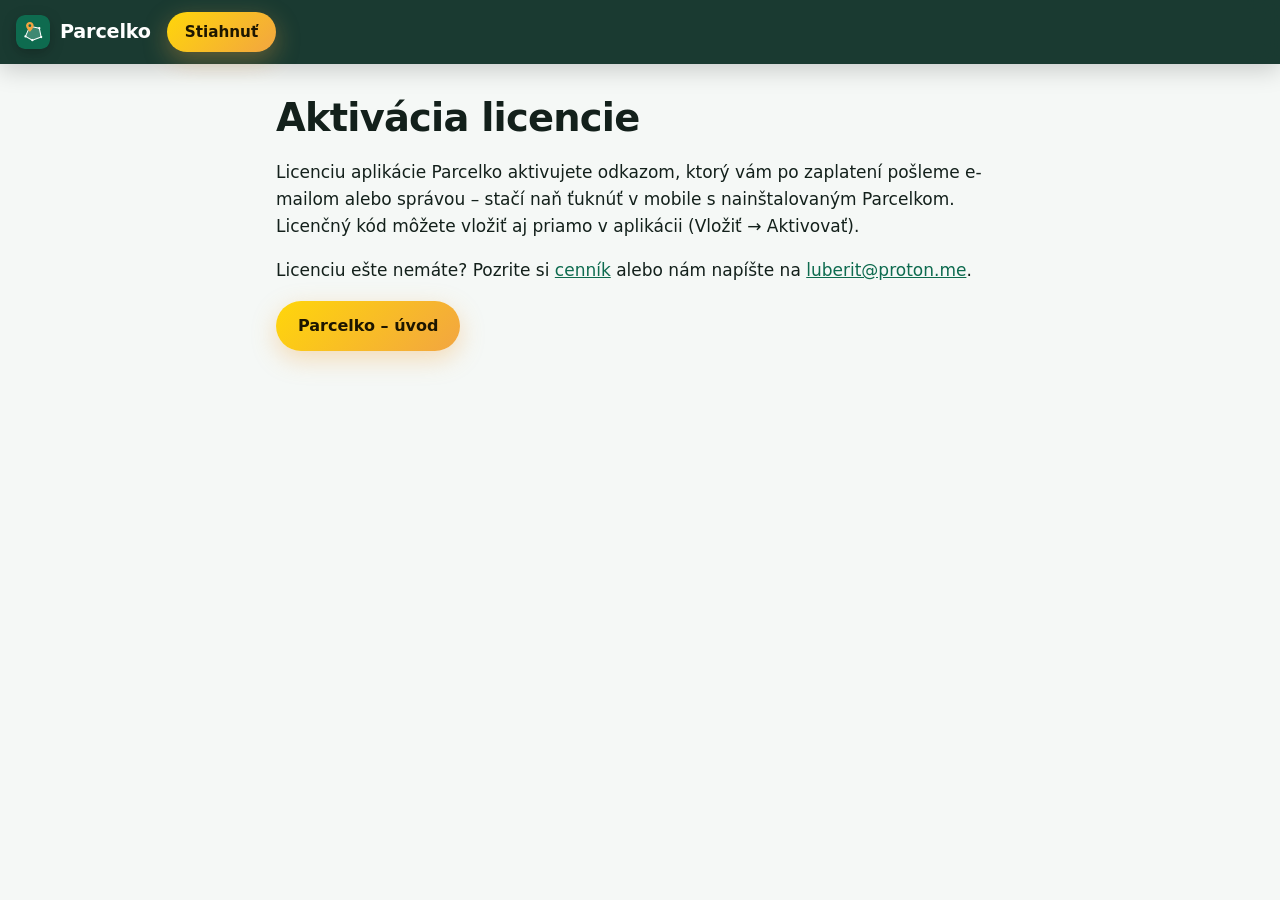
<file: aktivacia.html>
<!doctype html>
<html lang="sk">
<head>
<meta charset="utf-8">
<meta name="viewport" content="width=device-width, initial-scale=1">
<meta name="robots" content="noindex">
<title>Aktivácia Parcelka</title>
<link rel="icon" href="obrazky/ikona.svg" type="image/svg+xml">
<link rel="stylesheet" href="styl.css">
</head>
<body class="podstranka">
<header class="lista plna"><a class="znacka" href="index.html" aria-label="Parcelko – úvod"><img src="obrazky/ikona.svg" alt="" width="34" height="34"><span>Parcelko</span></a>
  <a class="tlacidlo male" href="index.html#stiahnut">Stiahnuť</a></header>
<main>
<h1>Aktivácia licencie</h1>
<!-- Licenčný kód je v časti odkazu za „#“ – prehliadač ju na server neposiela, stránka ju len odovzdá aplikácii. -->
<div id="s-kodom" hidden>
  <p>Ťuknite na tlačidlo – otvorí sa aplikácia Parcelko a licenciu aktivuje (mobil musí byť pripojený na internet).</p>
  <p><a id="otvorit" class="tlacidlo" href="#">Otvoriť v aplikácii Parcelko</a></p>
  <div class="karta">
    <p>Ak sa aplikácia neotvorí, skopírujte licenčný kód a v aplikácii ťuknite na <b>Vložiť</b> a <b>Aktivovať</b>:</p>
    <span id="kod" class="kod"></span>
    <p><button id="kopirovat" class="tlacidlo druhe" type="button">Kopírovať kód</button> <span id="skopirovane" class="tlmeny" hidden>Skopírované</span></p>
  </div>
  <p class="tlmeny">Aplikáciu ešte nemáte? <a href="index.html#stiahnut">Stiahnite si ju</a> a potom znova ťuknite na odkaz od predajcu.</p>
</div>
<div id="bez-kodu" hidden>
  <p>Licenciu aplikácie Parcelko aktivujete odkazom, ktorý vám po zaplatení pošleme e-mailom alebo správou – stačí naň ťuknúť
  v mobile s nainštalovaným Parcelkom. Licenčný kód môžete vložiť aj priamo v aplikácii (Vložiť → Aktivovať).</p>
  <p>Licenciu ešte nemáte? Pozrite si <a href="index.html#cennik">cenník</a> alebo nám napíšte na
  <a href="mailto:luberit@proton.me">luberit@proton.me</a>.</p>
  <p><a class="tlacidlo" href="index.html">Parcelko – úvod</a></p>
</div>
<script>
(function () {
  var zdroj = decodeURIComponent((location.hash || "").slice(1) + " " + (new URLSearchParams(location.search).get("kod") || ""));
  var m = zdroj.replace(/\s+/g, "").match(/P1\.[A-Za-z0-9_-]{8,}\.[A-Za-z0-9_-]{86}/);
  if (!m) { document.getElementById("bez-kodu").hidden = false; return; }
  var kod = m[0];
  document.getElementById("s-kodom").hidden = false;
  document.getElementById("kod").textContent = kod;
  var android = /Android/i.test(navigator.userAgent);
  document.getElementById("otvorit").href = android
    ? "intent://aktivacia?kod=" + kod + "#Intent;scheme=parcelko;package=sk.luberit.parcelko;end"
    : "parcelko://aktivacia?kod=" + kod;
  document.getElementById("kopirovat").onclick = function () {
    var hotovo = function () { document.getElementById("skopirovane").hidden = false; };
    if (navigator.clipboard) { navigator.clipboard.writeText(kod).then(hotovo, function () {}); }
  };
})();
</script>
</main>
</body>
</html>
</file>
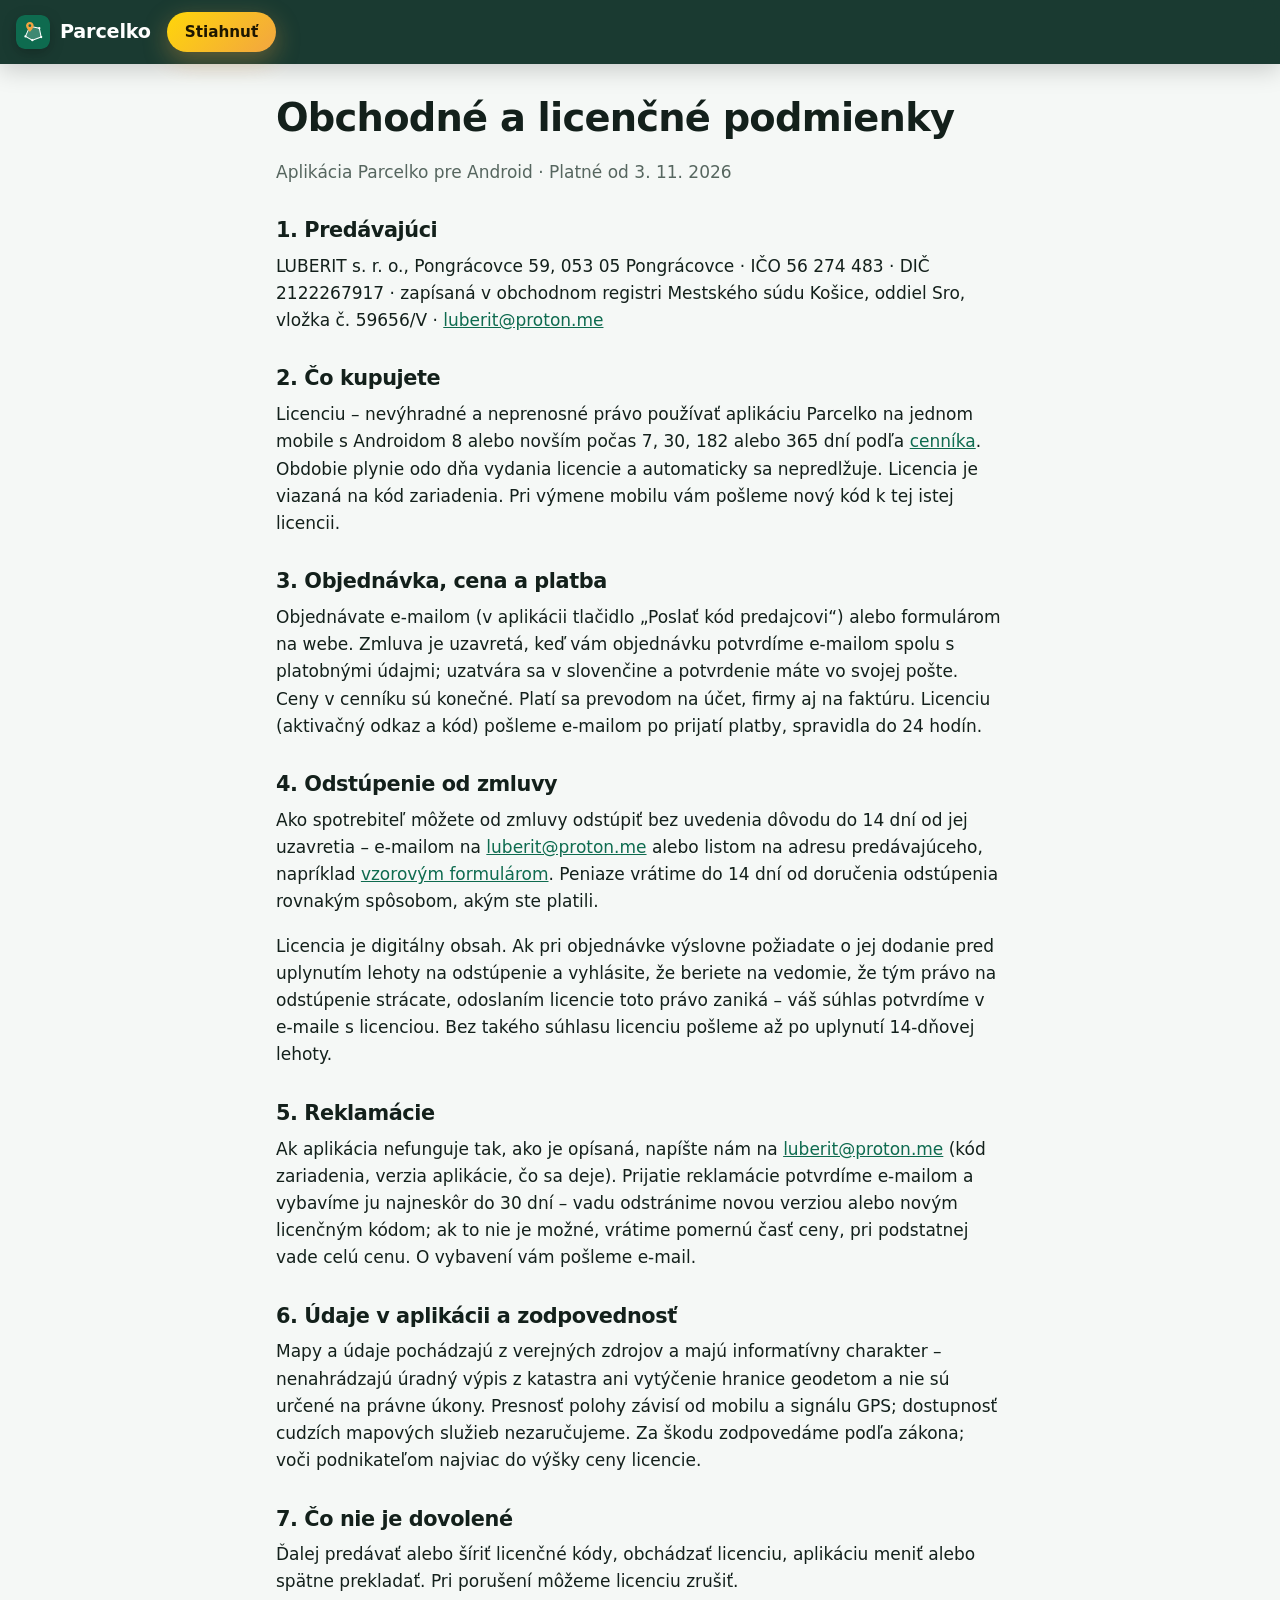
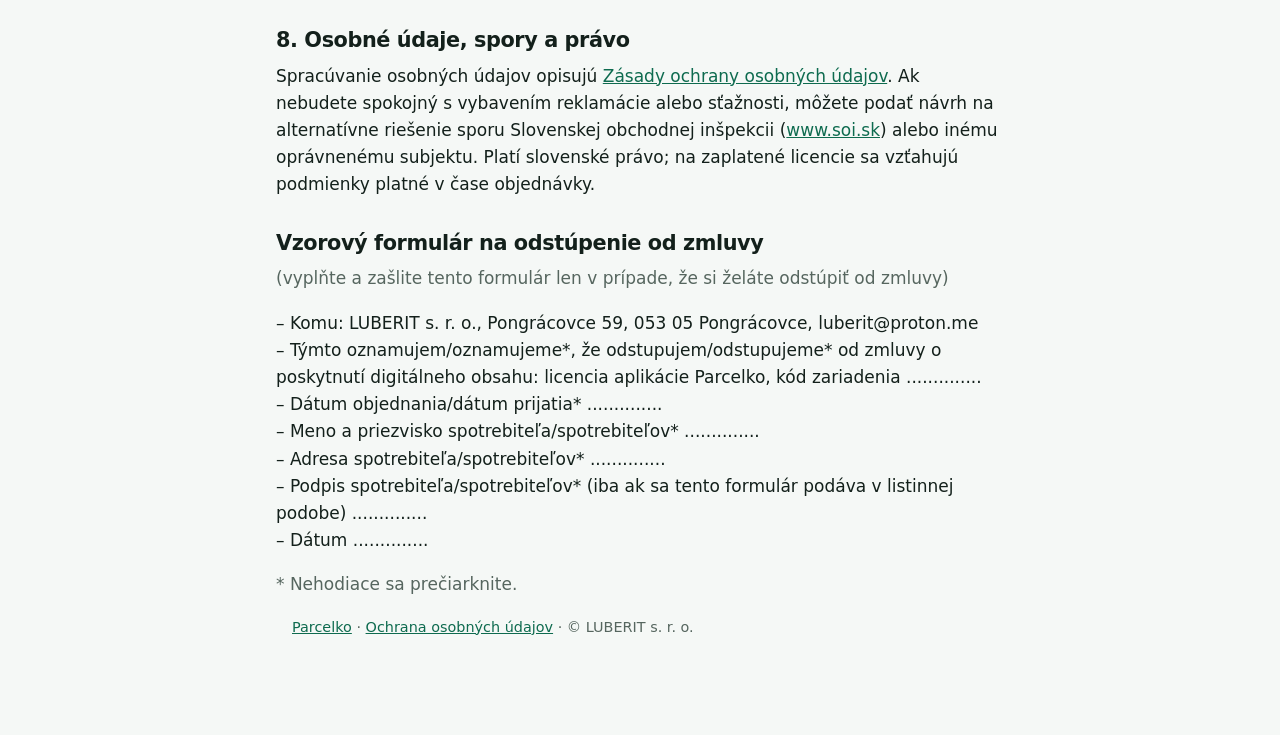
<file: podmienky.html>
<!doctype html>
<html lang="sk">
<head>
<meta charset="utf-8">
<meta name="viewport" content="width=device-width, initial-scale=1">
<title>Parcelko – obchodné podmienky</title>
<link rel="icon" href="obrazky/ikona.svg" type="image/svg+xml">
<link rel="stylesheet" href="styl.css">
</head>
<body class="podstranka">
<header class="lista plna"><a class="znacka" href="index.html" aria-label="Parcelko – úvod"><img src="obrazky/ikona.svg" alt="" width="34" height="34"><span>Parcelko</span></a>
  <a class="tlacidlo male" href="index.html#stiahnut">Stiahnuť</a></header>
<main>
<h1>Obchodné a licenčné podmienky</h1>
<p class="tlmeny">Aplikácia Parcelko pre Android · Platné od 3. 11. 2026</p>

<h2>1. Predávajúci</h2>
<p>LUBERIT s.&nbsp;r.&nbsp;o., Pongrácovce 59, 053 05 Pongrácovce · IČO 56 274 483 · DIČ 2122267917 · zapísaná v obchodnom
registri Mestského súdu Košice, oddiel Sro, vložka č. 59656/V · <a href="mailto:luberit@proton.me">luberit@proton.me</a></p>

<h2>2. Čo kupujete</h2>
<p>Licenciu – nevýhradné a neprenosné právo používať aplikáciu Parcelko na jednom mobile s Androidom 8 alebo novším počas
7, 30, 182 alebo 365 dní podľa <a href="index.html#cennik">cenníka</a>. Obdobie plynie odo dňa vydania licencie a automaticky
sa nepredlžuje. Licencia je viazaná na kód zariadenia. Pri výmene mobilu vám pošleme nový kód k tej istej licencii.</p>

<h2>3. Objednávka, cena a platba</h2>
<p>Objednávate e-mailom (v aplikácii tlačidlo „Poslať kód predajcovi“) alebo formulárom na webe. Zmluva je uzavretá, keď vám
objednávku potvrdíme e-mailom spolu s platobnými údajmi; uzatvára sa v slovenčine a potvrdenie máte vo svojej pošte. Ceny v cenníku
sú konečné. Platí sa prevodom na účet, firmy aj na faktúru. Licenciu (aktivačný odkaz a kód) pošleme e-mailom po prijatí platby,
spravidla do 24 hodín.</p>

<h2>4. Odstúpenie od zmluvy</h2>
<p>Ako spotrebiteľ môžete od zmluvy odstúpiť bez uvedenia dôvodu do 14 dní od jej uzavretia – e-mailom na
<a href="mailto:luberit@proton.me">luberit@proton.me</a> alebo listom na adresu predávajúceho, napríklad
<a href="#formular-odstupenie">vzorovým formulárom</a>. Peniaze vrátime do 14 dní od doručenia odstúpenia rovnakým spôsobom,
akým ste platili.</p>
<p>Licencia je digitálny obsah. Ak pri objednávke výslovne požiadate o jej dodanie pred uplynutím lehoty na odstúpenie a vyhlásite,
že beriete na vedomie, že tým právo na odstúpenie strácate, odoslaním licencie toto právo zaniká – váš súhlas potvrdíme
v e-maile s licenciou. Bez takého súhlasu licenciu pošleme až po uplynutí 14-dňovej lehoty.</p>

<h2>5. Reklamácie</h2>
<p>Ak aplikácia nefunguje tak, ako je opísaná, napíšte nám na <a href="mailto:luberit@proton.me">luberit@proton.me</a>
(kód zariadenia, verzia aplikácie, čo sa deje). Prijatie reklamácie potvrdíme e-mailom a vybavíme ju najneskôr do 30 dní –
vadu odstránime novou verziou alebo novým licenčným kódom; ak to nie je možné, vrátime pomernú časť ceny, pri podstatnej vade
celú cenu. O vybavení vám pošleme e-mail.</p>

<h2>6. Údaje v aplikácii a zodpovednosť</h2>
<p>Mapy a údaje pochádzajú z verejných zdrojov a majú informatívny charakter – nenahrádzajú úradný výpis z katastra ani
vytýčenie hranice geodetom a nie sú určené na právne úkony. Presnosť polohy závisí od mobilu a signálu GPS; dostupnosť cudzích
mapových služieb nezaručujeme. Za škodu zodpovedáme podľa zákona; voči podnikateľom najviac do výšky ceny licencie.</p>

<h2>7. Čo nie je dovolené</h2>
<p>Ďalej predávať alebo šíriť licenčné kódy, obchádzať licenciu, aplikáciu meniť alebo spätne prekladať. Pri porušení môžeme
licenciu zrušiť.</p>

<h2>8. Osobné údaje, spory a právo</h2>
<p>Spracúvanie osobných údajov opisujú <a href="sukromie.html">Zásady ochrany osobných údajov</a>. Ak nebudete spokojný
s vybavením reklamácie alebo sťažnosti, môžete podať návrh na alternatívne riešenie sporu Slovenskej obchodnej inšpekcii
(<a href="https://www.soi.sk">www.soi.sk</a>) alebo inému oprávnenému subjektu. Platí slovenské právo; na zaplatené licencie
sa vzťahujú podmienky platné v čase objednávky.</p>

<h2 id="formular-odstupenie">Vzorový formulár na odstúpenie od zmluvy</h2>
<p class="tlmeny">(vyplňte a zašlite tento formulár len v prípade, že si želáte odstúpiť od zmluvy)</p>
<p>– Komu: LUBERIT s.&nbsp;r.&nbsp;o., Pongrácovce 59, 053 05 Pongrácovce, luberit@proton.me<br>
– Týmto oznamujem/oznamujeme*, že odstupujem/odstupujeme* od zmluvy o poskytnutí digitálneho obsahu: licencia aplikácie Parcelko,
kód zariadenia ..............<br>
– Dátum objednania/dátum prijatia* ..............<br>
– Meno a priezvisko spotrebiteľa/spotrebiteľov* ..............<br>
– Adresa spotrebiteľa/spotrebiteľov* ..............<br>
– Podpis spotrebiteľa/spotrebiteľov* (iba ak sa tento formulár podáva v listinnej podobe) ..............<br>
– Dátum ..............</p>
<p class="tlmeny">* Nehodiace sa prečiarknite.</p>

<footer><a href="index.html">Parcelko</a> · <a href="sukromie.html">Ochrana osobných údajov</a> · © LUBERIT s.&nbsp;r.&nbsp;o.</footer>
</main>
<script type='module' src='https://static.cloudflareinsights.com/beacon.min.js' data-cf-beacon='{"token": "5befee70c21341d8a613d317995ac473"}'></script>
</body>
</html>
</file>
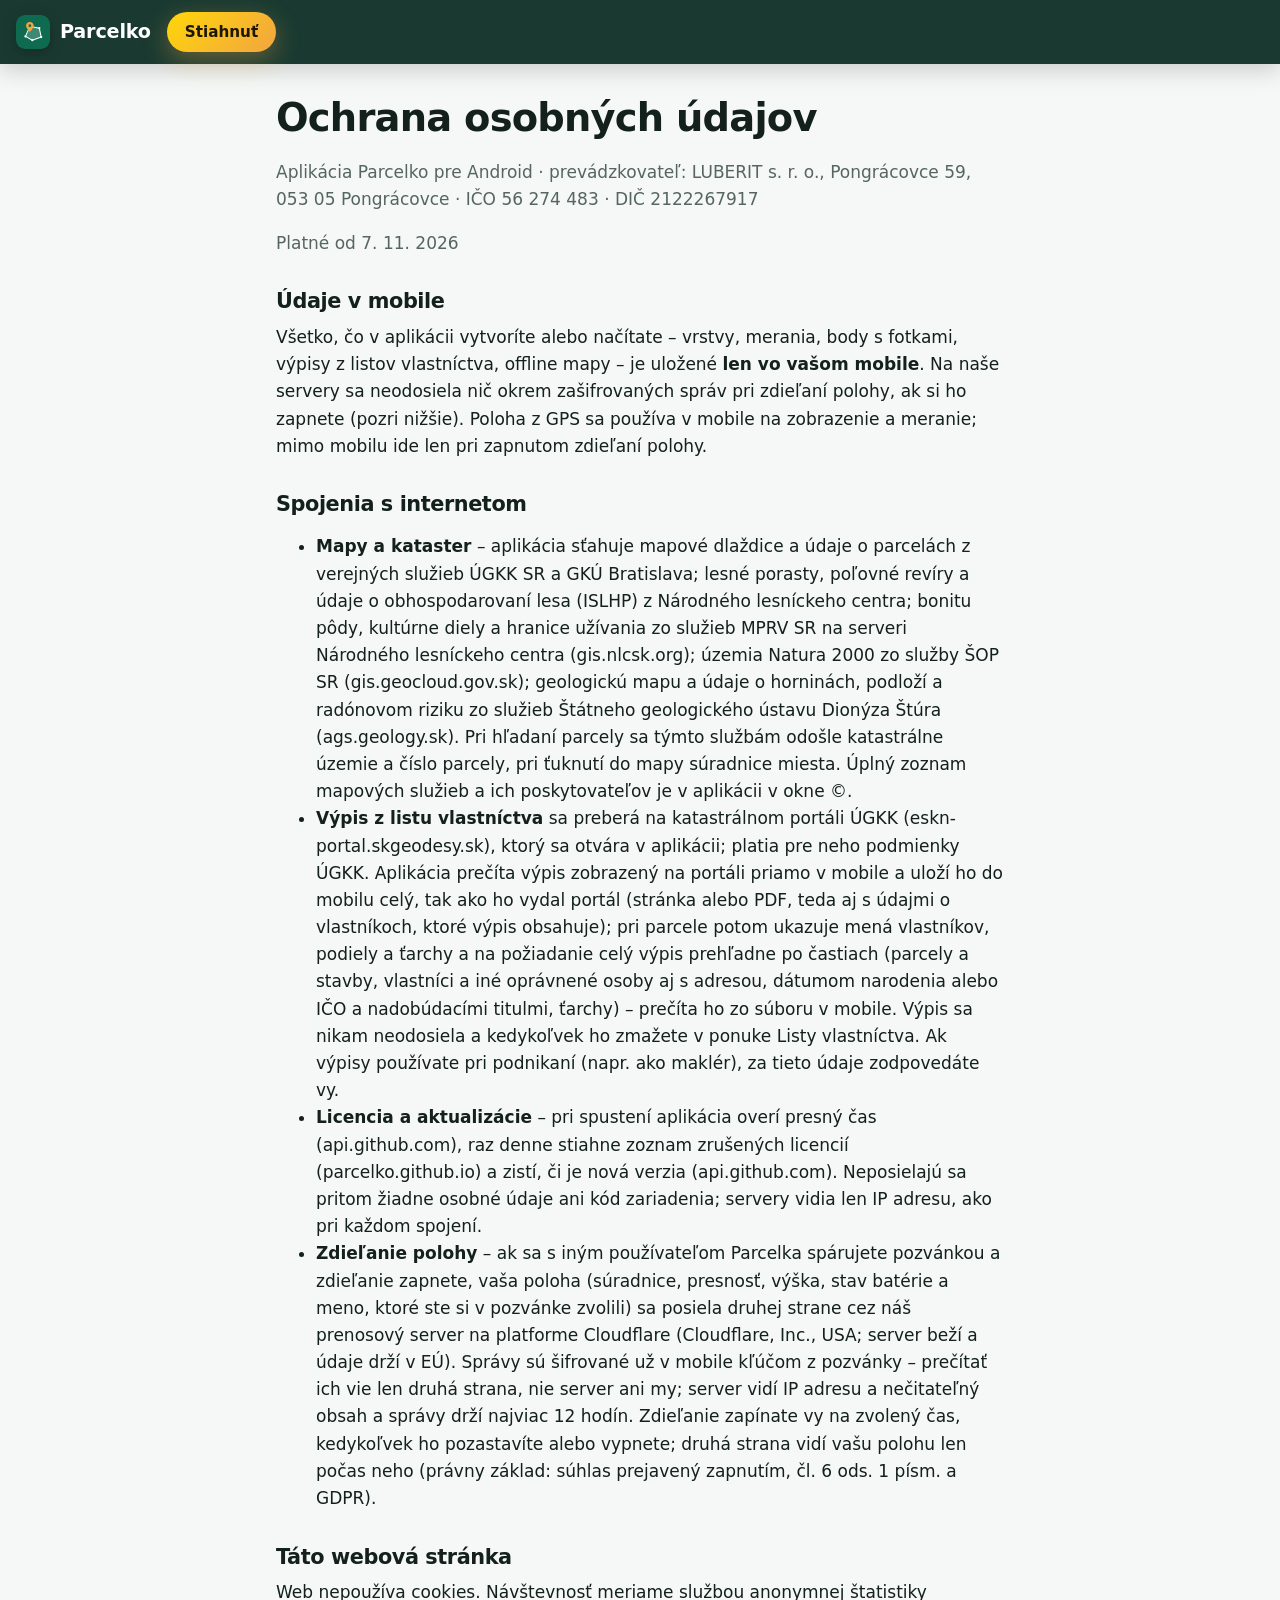
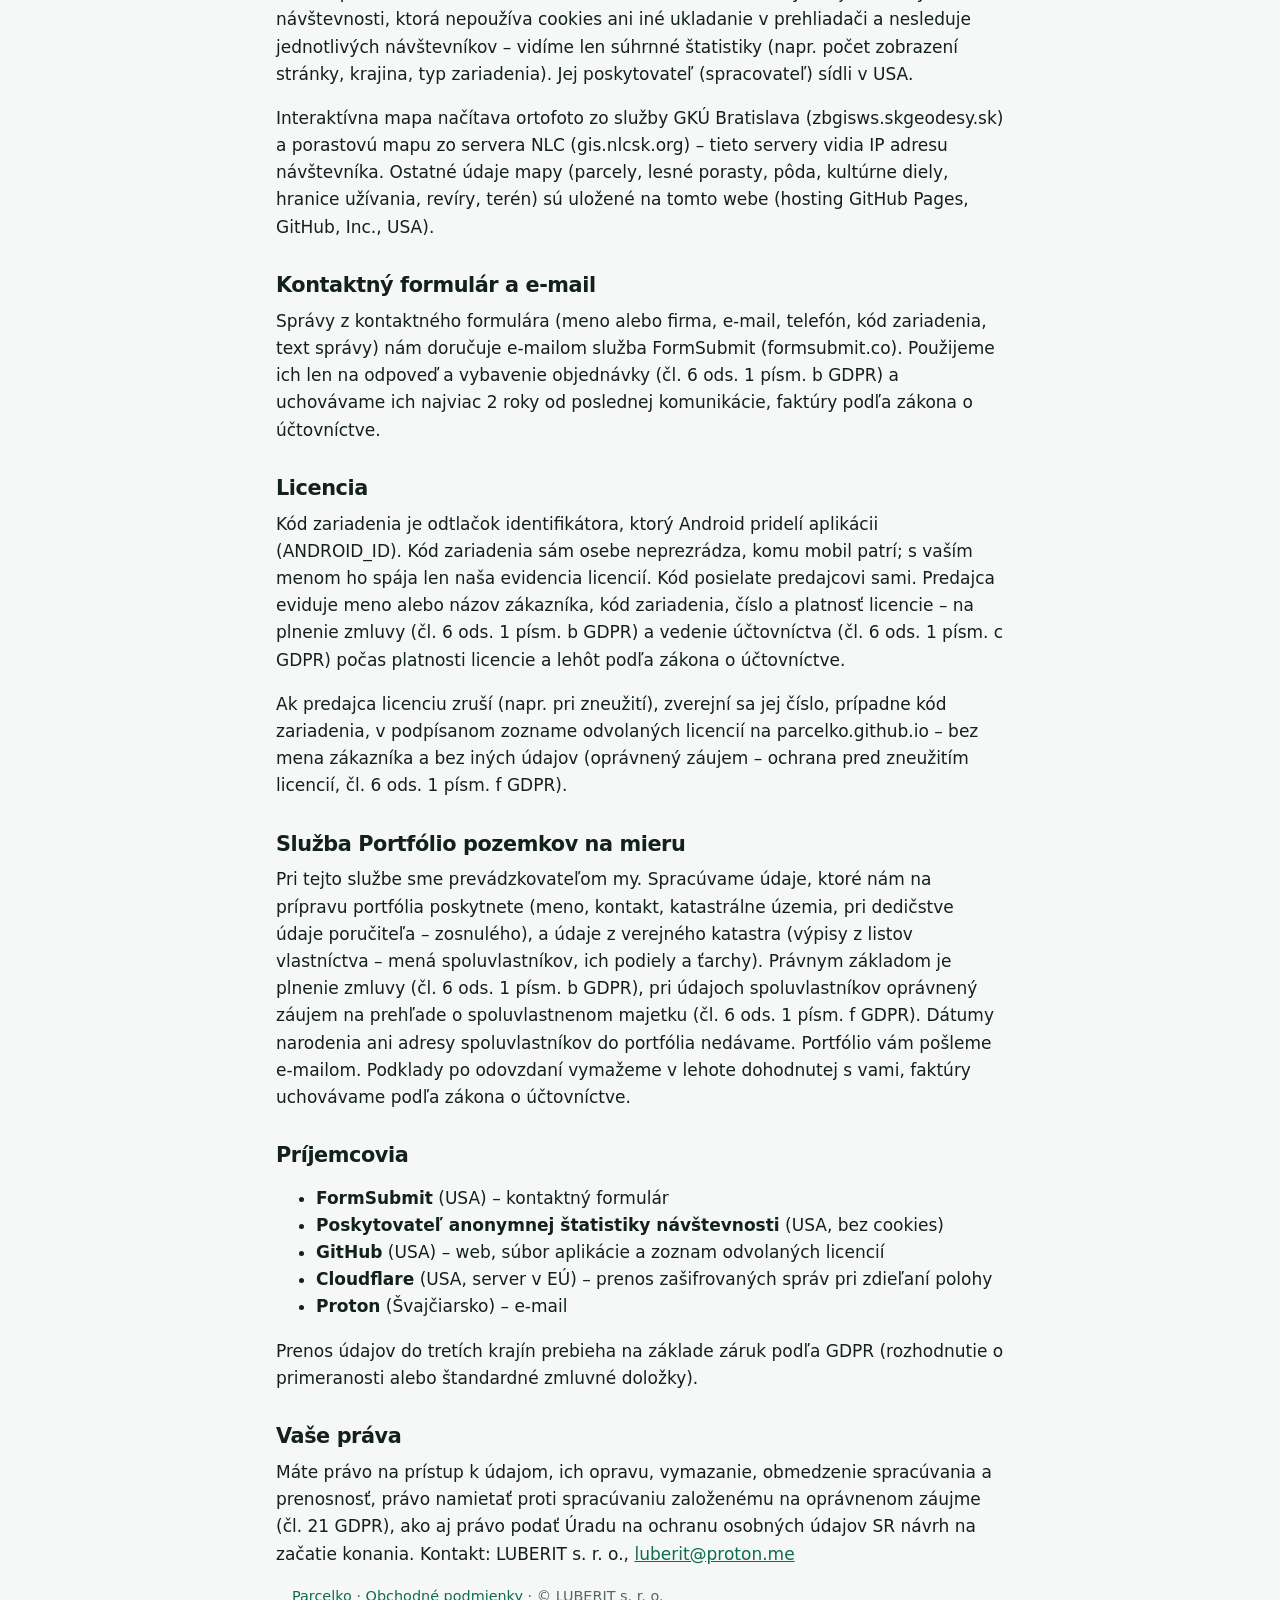
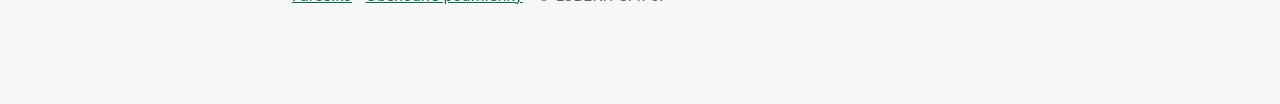
<file: sukromie.html>
<!doctype html>
<html lang="sk">
<head>
<meta charset="utf-8">
<meta name="viewport" content="width=device-width, initial-scale=1">
<title>Parcelko – ochrana osobných údajov</title>
<link rel="icon" href="obrazky/ikona.svg" type="image/svg+xml">
<link rel="stylesheet" href="styl.css">
</head>
<body class="podstranka">
<header class="lista plna"><a class="znacka" href="index.html" aria-label="Parcelko – úvod"><img src="obrazky/ikona.svg" alt="" width="34" height="34"><span>Parcelko</span></a>
  <a class="tlacidlo male" href="index.html#stiahnut">Stiahnuť</a></header>
<main>
<h1>Ochrana osobných údajov</h1>
<p class="tlmeny">Aplikácia Parcelko pre Android · prevádzkovateľ: LUBERIT s.&nbsp;r.&nbsp;o., Pongrácovce 59, 053 05 Pongrácovce · IČO 56 274 483 · DIČ 2122267917</p>
<p class="tlmeny">Platné od 7. 11. 2026</p>

<h2>Údaje v mobile</h2>
<p>Všetko, čo v aplikácii vytvoríte alebo načítate – vrstvy, merania, body s fotkami, výpisy z listov vlastníctva, offline mapy –
je uložené <b>len vo vašom mobile</b>. Na naše servery sa neodosiela nič okrem zašifrovaných správ pri zdieľaní polohy, ak si ho
zapnete (pozri nižšie). Poloha z GPS sa používa v mobile na zobrazenie a meranie; mimo mobilu ide len pri zapnutom zdieľaní polohy.</p>

<h2>Spojenia s internetom</h2>
<ul>
  <li><b>Mapy a kataster</b> – aplikácia sťahuje mapové dlaždice a údaje o parcelách z verejných služieb ÚGKK SR a GKÚ Bratislava;
  lesné porasty, poľovné revíry a údaje o obhospodarovaní lesa (ISLHP) z Národného lesníckeho centra; bonitu pôdy, kultúrne diely
  a hranice užívania zo služieb MPRV SR na serveri Národného lesníckeho centra (gis.nlcsk.org); územia Natura 2000 zo služby
  ŠOP SR (gis.geocloud.gov.sk); geologickú mapu a údaje o horninách, podloží a radónovom riziku zo služieb Štátneho geologického
  ústavu Dionýza Štúra (ags.geology.sk). Pri hľadaní parcely sa týmto službám odošle katastrálne územie a číslo parcely, pri ťuknutí
  do mapy súradnice miesta. Úplný zoznam mapových služieb a ich poskytovateľov je v aplikácii v okne ©.</li>
  <li><b>Výpis z listu vlastníctva</b> sa preberá na katastrálnom portáli ÚGKK (eskn-portal.skgeodesy.sk), ktorý sa otvára v aplikácii;
  platia pre neho podmienky ÚGKK. Aplikácia prečíta výpis zobrazený na portáli priamo v mobile a uloží ho do mobilu celý, tak ako ho
  vydal portál (stránka alebo PDF, teda aj s údajmi o vlastníkoch, ktoré výpis obsahuje); pri parcele potom ukazuje mená vlastníkov,
  podiely a ťarchy a na požiadanie celý výpis prehľadne po častiach (parcely a stavby, vlastníci a iné oprávnené osoby aj s adresou,
  dátumom narodenia alebo IČO a nadobúdacími titulmi, ťarchy) – prečíta ho zo súboru v mobile. Výpis sa nikam neodosiela
  a kedykoľvek ho zmažete v ponuke Listy vlastníctva. Ak výpisy používate pri podnikaní
  (napr. ako maklér), za tieto údaje zodpovedáte vy.</li>
  <li><b>Licencia a aktualizácie</b> – pri spustení aplikácia overí presný čas (api.github.com), raz denne stiahne
  zoznam zrušených licencií (parcelko.github.io) a zistí, či je nová verzia (api.github.com). Neposielajú sa pritom žiadne osobné
  údaje ani kód zariadenia; servery vidia len IP adresu, ako pri každom spojení.</li>
  <li><b>Zdieľanie polohy</b> – ak sa s iným používateľom Parcelka spárujete pozvánkou a zdieľanie zapnete, vaša poloha (súradnice,
  presnosť, výška, stav batérie a meno, ktoré ste si v pozvánke zvolili) sa posiela druhej strane cez náš prenosový server na platforme
  Cloudflare (Cloudflare, Inc., USA; server beží a údaje drží v EÚ). Správy sú šifrované už v mobile kľúčom z pozvánky – prečítať ich
  vie len druhá strana, nie server ani my; server vidí IP adresu a nečitateľný obsah a správy drží najviac 12 hodín. Zdieľanie zapínate
  vy na zvolený čas, kedykoľvek ho pozastavíte alebo vypnete; druhá strana vidí vašu polohu len počas neho (právny základ: súhlas
  prejavený zapnutím, čl. 6 ods. 1 písm. a GDPR).</li>
</ul>

<h2>Táto webová stránka</h2>
<p>Web nepoužíva cookies. Návštevnosť meriame službou anonymnej štatistiky návštevnosti, ktorá nepoužíva cookies ani iné ukladanie
v prehliadači a nesleduje jednotlivých návštevníkov – vidíme len súhrnné štatistiky (napr. počet zobrazení stránky, krajina, typ
zariadenia). Jej poskytovateľ (spracovateľ) sídli v USA.</p>
<p>Interaktívna mapa načítava ortofoto zo služby GKÚ Bratislava (zbgisws.skgeodesy.sk) a porastovú mapu zo servera NLC
(gis.nlcsk.org) – tieto servery vidia IP adresu návštevníka. Ostatné údaje mapy (parcely, lesné porasty, pôda,
kultúrne diely, hranice užívania, revíry, terén) sú uložené na tomto webe (hosting GitHub Pages, GitHub, Inc., USA).</p>

<h2>Kontaktný formulár a e-mail</h2>
<p>Správy z kontaktného formulára (meno alebo firma, e-mail, telefón, kód zariadenia, text správy) nám doručuje e-mailom služba
FormSubmit (formsubmit.co). Použijeme ich len na odpoveď a vybavenie objednávky (čl. 6 ods. 1 písm. b GDPR) a uchovávame ich
najviac 2 roky od poslednej komunikácie, faktúry podľa zákona o účtovníctve.</p>

<h2>Licencia</h2>
<p>Kód zariadenia je odtlačok identifikátora, ktorý Android pridelí aplikácii (ANDROID_ID). Kód zariadenia sám osebe neprezrádza,
komu mobil patrí; s vaším menom ho spája len naša evidencia licencií. Kód posielate predajcovi sami. Predajca eviduje meno alebo názov zákazníka, kód zariadenia, číslo
a platnosť licencie – na plnenie zmluvy (čl. 6 ods. 1 písm. b GDPR) a vedenie účtovníctva (čl. 6 ods. 1 písm. c GDPR) počas
platnosti licencie a lehôt podľa zákona o účtovníctve.</p>
<p>Ak predajca licenciu zruší (napr. pri zneužití), zverejní sa jej číslo, prípadne kód zariadenia, v podpísanom zozname
odvolaných licencií na parcelko.github.io – bez mena zákazníka a bez iných údajov (oprávnený záujem – ochrana pred zneužitím
licencií, čl. 6 ods. 1 písm. f GDPR).</p>

<h2>Služba Portfólio pozemkov na mieru</h2>
<p>Pri tejto službe sme prevádzkovateľom my. Spracúvame údaje, ktoré nám na prípravu portfólia poskytnete (meno, kontakt,
katastrálne územia, pri dedičstve údaje poručiteľa – zosnulého), a údaje z verejného katastra (výpisy z listov vlastníctva – mená
spoluvlastníkov, ich podiely a ťarchy). Právnym základom je plnenie zmluvy (čl. 6 ods. 1 písm. b GDPR), pri údajoch
spoluvlastníkov oprávnený záujem na prehľade o spoluvlastnenom majetku (čl. 6 ods. 1 písm. f GDPR). Dátumy narodenia ani adresy
spoluvlastníkov do portfólia nedávame. Portfólio vám pošleme e-mailom. Podklady po odovzdaní vymažeme v lehote dohodnutej s vami,
faktúry uchovávame podľa zákona o účtovníctve.</p>

<h2>Príjemcovia</h2>
<ul>
  <li><b>FormSubmit</b> (USA) – kontaktný formulár</li>
  <li><b>Poskytovateľ anonymnej štatistiky návštevnosti</b> (USA, bez cookies)</li>
  <li><b>GitHub</b> (USA) – web, súbor aplikácie a zoznam odvolaných licencií</li>
  <li><b>Cloudflare</b> (USA, server v EÚ) – prenos zašifrovaných správ pri zdieľaní polohy</li>
  <li><b>Proton</b> (Švajčiarsko) – e-mail</li>
</ul>
<p>Prenos údajov do tretích krajín prebieha na základe záruk podľa GDPR (rozhodnutie o primeranosti alebo štandardné zmluvné doložky).</p>

<h2>Vaše práva</h2>
<p>Máte právo na prístup k údajom, ich opravu, vymazanie, obmedzenie spracúvania a prenosnosť, právo namietať proti spracúvaniu
založenému na oprávnenom záujme (čl. 21 GDPR), ako aj právo podať Úradu na ochranu osobných údajov SR návrh na začatie konania.
Kontakt: LUBERIT s.&nbsp;r.&nbsp;o., <a href="mailto:luberit@proton.me">luberit@proton.me</a></p>

<footer><a href="index.html">Parcelko</a> · <a href="podmienky.html">Obchodné podmienky</a> · © LUBERIT s.&nbsp;r.&nbsp;o.</footer>
</main>
<script type='module' src='https://static.cloudflareinsights.com/beacon.min.js' data-cf-beacon='{"token": "5befee70c21341d8a613d317995ac473"}'></script>
</body>
</html>
</file>
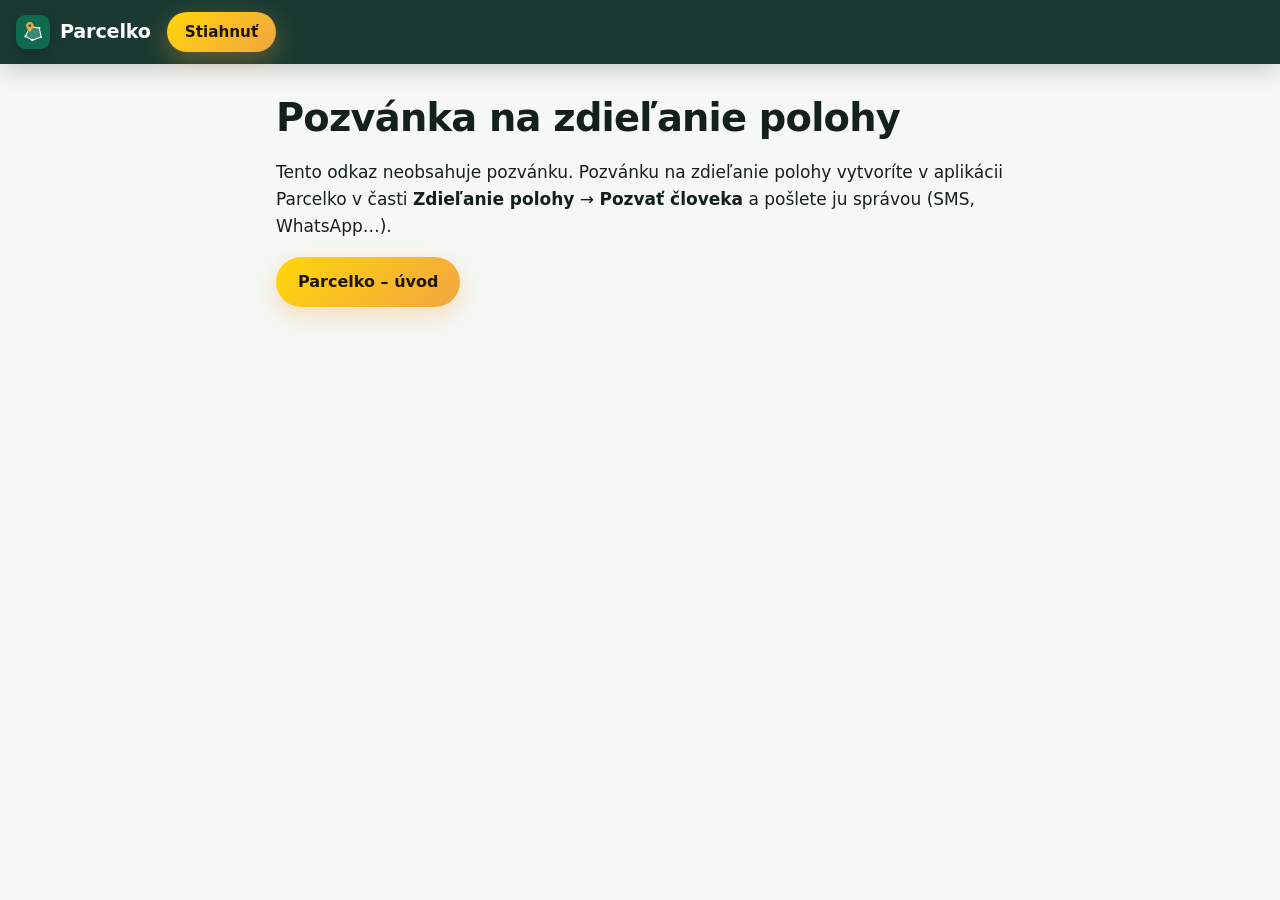
<file: z.html>
<!doctype html>
<html lang="sk">
<head>
<meta charset="utf-8">
<meta name="viewport" content="width=device-width, initial-scale=1">
<meta name="robots" content="noindex">
<title>Pozvánka na zdieľanie polohy – Parcelko</title>
<link rel="icon" href="obrazky/ikona.svg" type="image/svg+xml">
<link rel="stylesheet" href="styl.css">
</head>
<body class="podstranka">
<header class="lista plna"><a class="znacka" href="index.html" aria-label="Parcelko – úvod"><img src="obrazky/ikona.svg" alt="" width="34" height="34"><span>Parcelko</span></a>
  <a class="tlacidlo male" href="index.html#stiahnut">Stiahnuť</a></header>
<main>
<h1>Pozvánka na zdieľanie polohy</h1>
<!-- Pozvánka (šifrovací kľúč dvojice) je v časti odkazu za „#“ – prehliadač ju na server neposiela, stránka ju len odovzdá aplikácii. -->
<div id="s-pozvankou" hidden>
  <p>Niekto vás pozýva, aby ste si v aplikácii Parcelko mohli navzájom zdieľať polohu – každý len vtedy, keď to sám zapne.
  Ťuknite na tlačidlo v mobile, kde máte Parcelko nainštalované.</p>
  <p><a id="otvorit" class="tlacidlo" href="#">Otvoriť v aplikácii Parcelko</a></p>
  <p class="tlmeny">Aplikáciu ešte nemáte? <a href="index.html#stiahnut">Stiahnite si ju</a> a potom znova ťuknite na odkaz z pozvánky.
  Pozvánku neposielajte ďalej – kto ju otvorí, môže sa s pozývajúcim spárovať (pozývajúci ho ešte musí potvrdiť).</p>
</div>
<div id="bez-pozvanky" hidden>
  <p>Tento odkaz neobsahuje pozvánku. Pozvánku na zdieľanie polohy vytvoríte v aplikácii Parcelko v časti <b>Zdieľanie polohy</b> → <b>Pozvať človeka</b>
  a pošlete ju správou (SMS, WhatsApp…).</p>
  <p><a class="tlacidlo" href="index.html">Parcelko – úvod</a></p>
</div>
<script>
(function () {
  var data = (location.hash || "").slice(1).replace(/\s+/g, "") || (new URLSearchParams(location.search).get("d") || "");
  if (!/^[A-Za-z0-9_-]{40,2000}$/.test(data)) { document.getElementById("bez-pozvanky").hidden = false; return; }
  document.getElementById("s-pozvankou").hidden = false;
  var android = /Android/i.test(navigator.userAgent);
  document.getElementById("otvorit").href = android
    ? "intent://z?d=" + data + "#Intent;scheme=parcelko;package=sk.luberit.parcelko;end"
    : "parcelko://z?d=" + data;
})();
</script>
</main>
</body>
</html>
</file>
<file: styl.css>
/* Parcelko – web. Farby z aplikácie: značka #0E6B4F, parcely C #FFD60A, E #FF8A00, jantár #F2A541. */
:root {
  --zelena: #0E6B4F; --zelena-tmava: #072a20; --zelena-svetla: #7FD8B4; --jantar: #F2A541;
  --c: #FFD60A; --e: #FF8A00; --moje: #FF4FD8; --les: #7FD8B4;
  --text: #13201b; --tlmeny: #56665f; --pozadie: #f5f8f6; --karta: #ffffff; --okraj: #dfe7e3; --jemne: #eaf1ed;
  --tien: 0 1px 2px rgba(7, 42, 32, .06), 0 12px 32px rgba(7, 42, 32, .10);
  --tien-velky: 0 30px 80px rgba(7, 42, 32, .28);
  --sklo: rgba(9, 30, 24, .62); --sklo-okraj: rgba(255, 255, 255, .14);
  --polomer: 18px; --sirka: 1180px;
  color-scheme: light dark;
}
@media (prefers-color-scheme: dark) {
  :root {
    --text: #e6eee9; --tlmeny: #9fb1a8; --pozadie: #0b1512; --karta: #111f1a; --okraj: #20332b; --jemne: #0f1c18;
    --tien: 0 1px 2px rgba(0, 0, 0, .4), 0 12px 32px rgba(0, 0, 0, .35); --zelena: #19a079;
  }
}
* { box-sizing: border-box; }
[hidden] { display: none !important; }
html { scroll-behavior: smooth; -webkit-text-size-adjust: 100%; }
@media (prefers-reduced-motion: reduce) { html { scroll-behavior: auto; } .odhal { transition: none !important; } }
body {
  margin: 0; background: var(--pozadie); color: var(--text);
  font: 17px/1.6 system-ui, -apple-system, "Segoe UI", Roboto, "Helvetica Neue", Arial, sans-serif;
  -webkit-font-smoothing: antialiased;
}
img { max-width: 100%; height: auto; display: block; }
a { color: var(--zelena); }
h1, h2, h3 { line-height: 1.12; letter-spacing: -.02em; margin: 0 0 .5em; }
h2 { font-size: clamp(1.8rem, 3.6vw, 2.8rem); max-width: 22ch; }
h3 { font-size: 1.15rem; letter-spacing: -.01em; }
p { margin: 0 0 1em; }
:focus-visible { outline: 3px solid var(--jantar); outline-offset: 2px; border-radius: 6px; }

/* ------------------------------------------------------------ lišta */
.lista {
  position: fixed; inset: 0 0 auto; z-index: 50; display: flex; align-items: center; gap: 24px;
  padding: 12px max(16px, env(safe-area-inset-left)); padding-right: max(16px, env(safe-area-inset-right));
  color: #fff; transition: background .25s, box-shadow .25s, backdrop-filter .25s;
}
.lista.plna { background: rgba(7, 42, 32, .82); backdrop-filter: blur(14px) saturate(1.4); -webkit-backdrop-filter: blur(14px) saturate(1.4); box-shadow: 0 6px 24px rgba(0,0,0,.18); }
.znacka { display: inline-flex; align-items: center; gap: 10px; color: inherit; text-decoration: none; font-weight: 750; font-size: 1.2rem; letter-spacing: -.01em; }
.znacka img { border-radius: 9px; box-shadow: 0 4px 14px rgba(0,0,0,.25); }
.lista nav { display: flex; gap: 22px; margin-left: auto; }
.lista nav a { color: rgba(255,255,255,.86); text-decoration: none; font-weight: 550; font-size: .97rem; }
.lista nav a:hover { color: #fff; }
@media (max-width: 860px) { .lista nav { display: none; } .lista .tlacidlo { margin-left: auto; } }
/* „Napíšte nám“ – stále hore v lište, na úzkom mobile len obálka */
.lista .napiste svg { width: 18px; height: 18px; fill: none; stroke: currentColor; stroke-width: 1.9; stroke-linecap: round; stroke-linejoin: round; flex: 0 0 auto; }
@media (max-width: 860px) { .lista { gap: 10px; } .lista .napiste + .tlacidlo { margin-left: 0; } }
@media (max-width: 520px) { .lista .napiste span { display: none; } .lista .tlacidlo.napiste { padding: 8px 12px; } }
/* ponuka na mobile: tlačidlo ☰ (pod 860 px) otvorí odkazy ako panel pod lištou */
.ponuka-tlacidlo { display: none; flex: 0 0 auto; align-items: center; justify-content: center; width: 44px; min-height: 40px; padding: 0; border: 0;
  border-radius: 999px; cursor: pointer; background: rgba(255,255,255,.08); color: #fff; box-shadow: inset 0 0 0 1.5px rgba(255,255,255,.55); }
.ponuka-tlacidlo svg { width: 20px; height: 20px; fill: none; stroke: currentColor; stroke-width: 2; stroke-linecap: round; }
@media (max-width: 860px) {
  .lista .ponuka-tlacidlo { display: inline-flex; margin-left: auto; }
  .lista .ponuka-tlacidlo + .napiste { margin-left: 0; }
  .lista.ponuka-otvorena { background: #072a20; }
  .lista.ponuka-otvorena .ponuka-tlacidlo { background: rgba(255,255,255,.2); }
  .lista.ponuka-otvorena nav { display: flex; flex-direction: column; gap: 0; position: absolute; top: 100%; left: 0; right: 0; margin: 0;
    padding: 4px max(16px, env(safe-area-inset-right)) 14px max(16px, env(safe-area-inset-left)); max-height: calc(100vh - 64px); overflow-y: auto;
    background: #072a20; box-shadow: 0 18px 30px rgba(0,0,0,.28); }
  .lista.ponuka-otvorena nav a { display: flex; align-items: center; min-height: 52px; font-size: 1.08rem; border-top: 1px solid rgba(255,255,255,.12); }
  .lista.ponuka-otvorena nav a:first-child { border-top: 0; }
}
/* úzky mobil (360 – 430 px): menšie medzery, aby sa lišta zmestila; pod 375 px len ikonka bez nápisu Parcelko */
@media (max-width: 430px) {
  .lista { gap: 8px; padding-left: max(12px, env(safe-area-inset-left)); padding-right: max(12px, env(safe-area-inset-right)); }
  .lista .ponuka-tlacidlo { width: 40px; }
  .lista .tlacidlo.napiste { padding: 8px 11px; }
  .lista .napiste + .tlacidlo { padding: 8px 14px; }
}
@media (max-width: 374.98px) { #lista .znacka span { display: none; } }
/* stredné šírky (počítač s menším oknom, tablet): ponuka v jednom riadku – menšie medzery, „Napíšte nám“ len obálka */
.lista nav a { white-space: nowrap; }
@media (min-width: 861px) and (max-width: 1400px) {
  .lista { gap: 16px; }
  .lista nav { gap: 16px; }
  .lista .napiste span { display: none; }
  .lista .tlacidlo.napiste { padding: 8px 12px; }
}
@media (min-width: 861px) and (max-width: 1120px) {
  .lista nav { gap: 12px; }
  .lista nav a { font-size: .88rem; }
}
@media (min-width: 861px) and (max-width: 980px) { #lista .znacka span { display: none; } }

/* ------------------------------------------------------------ tlačidlá */
.tlacidlo {
  display: inline-flex; align-items: center; justify-content: center; gap: 8px; min-height: 48px; padding: 12px 22px;
  border-radius: 999px; border: 0; cursor: pointer; text-decoration: none; font-weight: 700; font-size: 1rem;
  background: linear-gradient(135deg, var(--c), var(--jantar)); color: #1d1600;
  box-shadow: 0 8px 24px rgba(242, 165, 65, .35); transition: transform .15s, box-shadow .15s;
}
.tlacidlo:hover { transform: translateY(-1px); box-shadow: 0 12px 30px rgba(242, 165, 65, .45); }
.tlacidlo.obrys { background: rgba(255,255,255,.08); color: #fff; box-shadow: inset 0 0 0 1.5px rgba(255,255,255,.55); }
.tlacidlo.male { min-height: 40px; padding: 8px 18px; font-size: .95rem; }
.tlacidlo.velke { min-height: 58px; padding: 16px 30px; font-size: 1.1rem; }
.tlacidlo.druhe { background: transparent; color: var(--zelena); box-shadow: inset 0 0 0 2px var(--zelena); }

/* ------------------------------------------------------------ 3D mapa (úvod) */
.hero { position: relative; height: min(100svh, 940px); min-height: 640px; overflow: hidden; background:
  radial-gradient(1200px 600px at 70% 30%, #1b5a45 0%, transparent 60%), linear-gradient(180deg, #072a20, #0b1512); color: #fff; }
.mapa-obal { position: absolute; inset: 0; }
.mapa3d { position: absolute; inset: 0; opacity: 0; transition: opacity 1.4s ease; }
.mapa3d.pripravena { opacity: 1; }
.mapa3d canvas { outline: none; }
.hero-zatienenie { position: absolute; inset: 0; pointer-events: none;
  background: linear-gradient(90deg, rgba(4, 22, 17, .9) 0%, rgba(4, 22, 17, .7) 30%, rgba(4, 22, 17, .25) 52%, transparent 66%),
              linear-gradient(180deg, rgba(4, 22, 17, .75) 0, transparent 150px),
              linear-gradient(0deg, rgba(4, 22, 17, .6) 0%, transparent 26%); }
.hero-text { position: absolute; left: max(16px, 4vw); top: 112px; width: min(640px, calc(100% - 32px)); z-index: 2; pointer-events: none; }
.hero-text > * { pointer-events: auto; }
.hero h1 { font-size: clamp(2.1rem, 4.4vw, 3.7rem); font-weight: 800; text-shadow: 0 2px 30px rgba(0,0,0,.35); }
.zvyraznene { background: linear-gradient(90deg, var(--c), var(--jantar) 55%, var(--e)); -webkit-background-clip: text; background-clip: text; color: transparent; }
.podtitul { font-size: clamp(1.02rem, 1.5vw, 1.18rem); color: rgba(255,255,255,.9); max-width: 52ch; text-shadow: 0 1px 12px rgba(0,0,0,.4); }
.akcie { display: flex; flex-wrap: wrap; gap: 12px; margin: 22px 0 14px; }
.akcie.stred { justify-content: center; }
.napoveda { font-size: .9rem; color: rgba(255,255,255,.72); display: flex; align-items: center; gap: 8px; }
.napoveda::before { content: ""; width: 8px; height: 8px; border-radius: 50%; background: var(--c); box-shadow: 0 0 0 0 rgba(255,214,10,.6); animation: pulz 2s infinite; }
@keyframes pulz { 70% { box-shadow: 0 0 0 10px rgba(255,214,10,0); } 100% { box-shadow: 0 0 0 0 rgba(255,214,10,0); } }
.nadtitul { text-transform: uppercase; letter-spacing: .14em; font-size: .78rem; font-weight: 750; color: var(--zelena); margin-bottom: .9em; }
.hero .nadtitul, .tmava .nadtitul { color: var(--zelena-svetla); }
/* súradnice stredu mapy namiesto nápisu – ako na geodetickom prístroji */
.suradnice { display: flex; flex-wrap: wrap; gap: 6px 8px; margin: 0 0 1.1em; color: var(--zelena-svetla);
  font: 600 .78rem/1 ui-monospace, SFMono-Regular, Menlo, Consolas, "Liberation Mono", monospace; letter-spacing: .02em; font-variant-numeric: tabular-nums; }
.suradnice span { padding: 6px 9px; border: 1px solid rgba(127, 216, 180, .38); border-radius: 6px; background: rgba(4, 22, 17, .5); }
.suradnice span:last-child { border-style: dashed; color: rgba(255, 255, 255, .78); }
/* „Som …“ – ukážka podľa toho, kto ste */
.som { display: flex; flex-wrap: wrap; align-items: center; gap: 6px; margin: 18px 0 2px; max-width: 600px; }
.som-nadpis { font-weight: 800; font-size: .95rem; margin-right: 2px; text-shadow: 0 1px 10px rgba(0, 0, 0, .5); }
.rola { border: 1px solid rgba(255, 255, 255, .3); background: rgba(4, 22, 17, .55); color: #fff; border-radius: 999px; padding: 7px 13px;
  font-family: inherit; font-size: .88rem; font-weight: 650; line-height: 1.1; cursor: pointer; backdrop-filter: blur(10px); -webkit-backdrop-filter: blur(10px); transition: background .25s, color .25s, border-color .25s; }
.rola:hover { border-color: var(--c); }
.som .rola[aria-pressed="true"] { background: var(--c); color: #1b1400; border-color: var(--c); box-shadow: 0 0 0 4px rgba(255, 214, 10, .18); }
.bodka { display: inline-block; width: 8px; height: 8px; border-radius: 50%; background: #30d38b; margin-right: 6px; vertical-align: 1px; box-shadow: 0 0 10px #30d38b; }

.ovladanie {
  position: absolute; left: max(16px, 4vw); bottom: 46px; z-index: 3; display: flex; flex-wrap: wrap; gap: 8px;
  max-width: calc(100% - max(16px, 4vw) - min(360px, 30vw) - 48px);
}
.ovladanie .cip { min-height: 36px; padding: 7px 12px; font-size: .86rem; }
.cip {
  display: inline-flex; align-items: center; gap: 8px; min-height: 40px; padding: 8px 14px; border-radius: 999px; cursor: pointer;
  background: var(--sklo); color: #fff; border: 1px solid var(--sklo-okraj); font-family: inherit; font-size: .9rem; font-weight: 600; line-height: 1;
  backdrop-filter: blur(12px) saturate(1.3); -webkit-backdrop-filter: blur(12px) saturate(1.3); transition: background .15s, opacity .15s;
}
.cip:hover { background: rgba(14, 107, 79, .75); }
.cip[aria-pressed="false"]:not(.nastroj) { opacity: .55; }
.cip.nastroj[aria-pressed="true"] { background: var(--zelena); border-color: rgba(255,255,255,.35); }
.cip svg { width: 18px; height: 18px; fill: none; stroke: currentColor; stroke-width: 1.8; stroke-linecap: round; stroke-linejoin: round; }
.farba { width: 14px; height: 14px; border-radius: 4px; display: inline-block; }
.farba.c { box-shadow: inset 0 0 0 3px var(--c); }
.farba.e { box-shadow: inset 0 0 0 3px var(--e); }
.farba.les { background: rgba(127, 216, 180, .35); box-shadow: inset 0 0 0 2px var(--les); }
.farba.moje { background: conic-gradient(#FF4FD8 0 25%, #C6FF00 0 50%, #00E5FF 0 75%, #448AFF 0); box-shadow: inset 0 0 0 1px rgba(255,255,255,.4); }
.farba.orto { background: linear-gradient(135deg, #4c6b3c, #8a9a5b 50%, #c9b98b); }
.farba.porastova { background: linear-gradient(135deg, #f4a7c0, #f7e07a 45%, #8fc3ea); }
.farba.bpej { box-shadow: none; border: 2px dashed #FFD600; width: 14px; height: 14px; box-sizing: border-box; }
.farba.diely { background: rgba(255, 213, 128, .8); box-shadow: inset 0 0 0 2px #F57C00; }
.farba.uzivanie { box-shadow: inset 0 0 0 2px #FF1744; }
.farba.reviry { background: rgba(255, 235, 59, .35); box-shadow: inset 0 0 0 3px #AB47BC; }
.cip[data-podklad][aria-pressed="false"] { opacity: .55; }
.oddelovac { width: 1px; background: rgba(255,255,255,.25); margin: 4px 2px; }
.hladaj { display: flex; gap: 6px; margin-top: 14px; max-width: 440px; }
.hladaj select, .hladaj input { min-height: 40px; border-radius: 999px; border: 1px solid var(--sklo-okraj); background: var(--sklo); color: #fff;
  padding: 0 14px; font: 600 .92rem/1 inherit; backdrop-filter: blur(12px); -webkit-backdrop-filter: blur(12px); }
.hladaj select { padding-right: 8px; }
.hladaj select option { color: #111; }
.hladaj input { flex: 1; min-width: 0; }
.hladaj input::placeholder { color: rgba(255,255,255,.55); font-weight: 500; }
.ukazky { display: flex; flex-wrap: wrap; gap: 6px; margin-top: 8px; }
.ukazky .cip { min-height: 34px; padding: 6px 12px; font-size: .84rem; }
.karta-mapy .registre { display: flex; flex-wrap: wrap; gap: 6px; margin: 0 28px 12px 0; }
.karta-mapy .registre button { border: 1px solid rgba(255,255,255,.25); background: rgba(255,255,255,.06); color: #fff; border-radius: 999px;
  padding: 6px 12px; font-family: inherit; font-size: .85rem; font-weight: 700; line-height: 1; cursor: pointer; }
.karta-mapy .registre button.c[aria-pressed="true"] { background: var(--c); color: #1b1400; border-color: var(--c); }
.karta-mapy .registre button.e[aria-pressed="true"] { background: var(--e); color: #1d0e00; border-color: var(--e); }
.karta-mapy .strany { font-size: .84rem; color: rgba(255,255,255,.75); margin: -4px 0 10px; }
/* voľby v mieste ako v aplikácii – farby vrstiev */
.karta-mapy .registre button.bpej[aria-pressed="true"] { background: #FFD600; color: #1d1600; border-color: #FFD600; }
.karta-mapy .registre button.diel[aria-pressed="true"] { background: #FFB74D; color: #2a1400; border-color: #FFB74D; }
.karta-mapy .registre button.uziv[aria-pressed="true"] { background: #FF5252; color: #fff; border-color: #FF5252; }
.karta-mapy .registre button.prvok[aria-pressed="true"] { background: #66BB6A; color: #08200a; border-color: #66BB6A; }
.karta-mapy .registre button.revir[aria-pressed="true"] { background: #BA68C8; color: #fff; border-color: #BA68C8; }
.karta-mapy .registre button.les[aria-pressed="true"] { background: var(--les); color: #05261b; border-color: var(--les); }
.karta-mapy .na-mieste { font-size: .7rem; font-weight: 800; line-height: 1; letter-spacing: .14em; text-transform: uppercase; color: var(--zelena-svetla); margin: 2px 32px 10px 0; }
.karta-mapy .vybrane { animation: vyjdi .2s ease-out; }

.karta-mapy {
  position: absolute; right: max(16px, 3vw); top: 96px; z-index: 4; width: min(340px, calc(100% - 32px));
  background: rgba(8, 26, 21, .86); color: #fff; border: 1px solid var(--sklo-okraj); border-radius: var(--polomer);
  padding: 18px 18px 14px; box-shadow: var(--tien-velky); backdrop-filter: blur(16px); -webkit-backdrop-filter: blur(16px);
  max-height: calc(100% - 200px); overflow: auto; animation: vyjdi .25s ease-out; overscroll-behavior: contain;
}
@keyframes vyjdi { from { opacity: 0; transform: translateY(8px) scale(.98); } }
.karta-mapy h3 { font-size: 1.25rem; margin: 0 28px 2px 0; }
.karta-mapy .ku { color: rgba(255,255,255,.7); font-size: .9rem; margin: 0 0 12px; }
.karta-mapy dl { display: grid; grid-template-columns: auto 1fr; gap: 6px 14px; margin: 0 0 12px; font-size: .95rem; }
.karta-mapy dt { color: rgba(255,255,255,.65); }
.karta-mapy dd { margin: 0; text-align: right; font-weight: 650; font-variant-numeric: tabular-nums; }
.karta-mapy .blok { border-top: 1px solid rgba(255,255,255,.12); padding-top: 12px; margin-top: 4px; }
.karta-mapy .stitok-reg { display: inline-block; font-size: .72rem; font-weight: 800; padding: 2px 7px; border-radius: 6px; margin-right: 6px; vertical-align: 2px; color: #1b1400; }
.stitok-reg.c { background: var(--c); } .stitok-reg.e { background: var(--e); } .stitok-reg.les { background: var(--les); }
.stitok-reg.bpej { background: #FFD600; } .stitok-reg.diel { background: #FFB74D; } .stitok-reg.uziv { background: #FF5252; color: #fff !important; }
.stitok-reg.prvok { background: #66BB6A; } .stitok-reg.revir { background: #CE93D8; }
.karta-mapy .v-aplikacii { font-size: .84rem; color: rgba(255,255,255,.72); margin: 6px 0 0; }
.zavriet { position: absolute; top: 10px; right: 10px; width: 34px; height: 34px; border-radius: 50%; border: 0; cursor: pointer;
  background: rgba(255,255,255,.1); color: #fff; font-size: 1.3rem; line-height: 1; }
.meranie-panel {
  position: absolute; right: max(16px, 3vw); bottom: 46px; z-index: 4; display: flex; align-items: center; gap: 18px;
  background: rgba(8, 26, 21, .86); color: #fff; border: 1px solid var(--sklo-okraj); border-radius: var(--polomer); padding: 12px 14px 12px 18px;
  backdrop-filter: blur(16px); -webkit-backdrop-filter: blur(16px); box-shadow: var(--tien-velky);
}
.meranie-panel .popis { display: block; font-size: .75rem; color: rgba(255,255,255,.65); text-transform: uppercase; letter-spacing: .08em; }
.meranie-panel strong { font-size: 1.15rem; font-variant-numeric: tabular-nums; }
.prehliadka { position: absolute; right: max(16px, 3vw); bottom: 104px; z-index: 3; width: min(360px, calc(100% - 32px));
  background: rgba(8, 26, 21, .8); color: #fff; border: 1px solid var(--sklo-okraj); border-radius: var(--polomer); padding: 14px 16px;
  backdrop-filter: blur(16px); -webkit-backdrop-filter: blur(16px); box-shadow: var(--tien-velky); transition: opacity .3s; }
.prehliadka .sc-text strong { display: block; font-size: 1.05rem; }
.prehliadka .sc-text span { display: block; font-size: .9rem; color: rgba(255,255,255,.78); margin-top: 2px; }
.prehliadka .sc-spodok { display: flex; align-items: center; justify-content: space-between; gap: 10px; margin-top: 10px; }
.prehliadka .cip { min-height: 34px; padding: 6px 12px; font-size: .84rem; }
.bodky { display: flex; gap: 6px; }
.bodky i { width: 8px; height: 8px; border-radius: 50%; background: rgba(255,255,255,.3); transition: background .3s, width .3s; }
.bodky i.aktivna { width: 22px; border-radius: 4px; background: var(--c); }
.prehliadka.nahodna .sc-text, .prehliadka.nahodna .bodky { display: none; }
.prehliadka.nahodna { width: auto; padding: 8px; }
.prehliadka.nahodna .sc-spodok { margin: 0; }
.hero.meria .prehliadka, .hero.karta-otvorena .prehliadka.nahodna { opacity: 0; pointer-events: none; }
/* počas prehliadky karta končí nad oknom prehliadky */
.hero.prehliadka-bezi .karta-mapy { max-height: calc(100% - 412px); min-height: 0; }
.mapa-zdroje { position: absolute; right: 8px; bottom: 6px; z-index: 2; margin: 0; font-size: .68rem; color: rgba(255,255,255,.62); text-align: right; max-width: 92%; }
.maplibregl-ctrl-attrib, .maplibregl-ctrl-logo { display: none !important; }
.hero .maplibregl-ctrl-top-right { top: 78px; right: max(6px, 1.4vw); }
.hero .maplibregl-ctrl-group { background: var(--sklo); border: 1px solid var(--sklo-okraj); backdrop-filter: blur(12px); -webkit-backdrop-filter: blur(12px); }
.hero .maplibregl-ctrl-group button + button { border-top-color: rgba(255,255,255,.14); }
.hero .maplibregl-ctrl-group button .maplibregl-ctrl-icon { filter: invert(1) brightness(1.4); }
.karta-mapy { right: max(64px, 5vw); }
.maplibregl-cooperative-gesture-screen { font-size: 1.05rem; }
body.bez-mapy .ovladanie, body.bez-mapy .napoveda { display: none; }
body.bez-mapy .hero { background: radial-gradient(900px 500px at 75% 35%, rgba(255,214,10,.18), transparent 60%),
  url("obrazky/mapa-nahlad.webp") center/cover, linear-gradient(180deg, #072a20, #0b1512); }

@media (max-width: 760px) {
  .hero { height: auto; min-height: 0; padding-bottom: 0; display: flex; flex-direction: column; }
  .hero-text { position: relative; top: auto; left: auto; width: auto; padding: 84px 16px 4px; }
  .hero h1 { font-size: 2.05rem; }
  .hero .podtitul { font-size: 1rem; margin-bottom: .6em; }
  .hero .akcie { margin: 14px 0 6px; }
  .hero .akcie .obrys { display: none; }
  .hero .nadtitul { font-size: .7rem; }
  .suradnice { font-size: .7rem; margin-bottom: .8em; }
  .som { flex-wrap: nowrap; overflow-x: auto; margin: 12px -16px 0; padding: 2px 16px 6px; scrollbar-width: none; -webkit-overflow-scrolling: touch; }
  .som::-webkit-scrollbar { display: none; }
  .rola, .som-nadpis { flex: 0 0 auto; }
  .hero-zatienenie { background: linear-gradient(180deg, rgba(4,22,17,.92) 0%, rgba(4,22,17,.55) 45%, transparent 70%); }
  .mapa3d { position: relative; inset: auto; height: 72svh; min-height: 440px; order: 3; }
  .hero-zatienenie { z-index: 1; }
  .ovladanie { position: relative; left: auto; bottom: auto; order: 2; flex-wrap: nowrap; overflow-x: auto; padding: 8px 16px 12px; max-width: 100%;
    scrollbar-width: none; -webkit-overflow-scrolling: touch; }
  .ovladanie::-webkit-scrollbar { display: none; }
  .cip { flex: 0 0 auto; }
  .karta-mapy { top: auto; bottom: 12px; right: 12px; left: 12px; width: auto; max-height: 52%; }
  .meranie-panel { left: 12px; right: 12px; bottom: 12px; justify-content: space-between; }
  .prehliadka { right: 12px; left: 12px; width: auto; bottom: 12px; padding: 10px 14px; }
  .hero.prehliadka-bezi .karta-mapy { bottom: 96px; max-height: 50%; }
  .hero.prehliadka-bezi.karta-otvorena .prehliadka .sc-text span { display: none; }
  .hero.prehliadka-bezi.karta-otvorena .prehliadka .sc-spodok { margin-top: 6px; }
  .mapa-zdroje { position: relative; order: 4; text-align: left; padding: 6px 16px 10px; max-width: none; right: auto; bottom: auto; }
}

/* ------------------------------------------------------------ pruh s číslami */
.pruh { display: grid; grid-template-columns: repeat(4, 1fr); gap: 1px; background: var(--okraj); border-bottom: 1px solid var(--okraj); }
.pruh div { background: var(--karta); padding: 26px 20px; text-align: center; }
.pruh strong { display: block; font-size: clamp(1.4rem, 2.6vw, 2rem); letter-spacing: -.02em; color: var(--zelena); }
.pruh span { color: var(--tlmeny); font-size: .92rem; }
@media (max-width: 760px) { .pruh { grid-template-columns: repeat(2, 1fr); } }

/* ------------------------------------------------------------ hlavná správa pod mapou */
.sprava-pruh { display: flex; align-items: center; gap: 18px; justify-content: center; padding: 26px max(16px, calc((100% - var(--sirka)) / 2));
  background: linear-gradient(90deg, #0E6B4F, #0b5a43); color: #fff; }
.sprava-pruh p { margin: 0; font-size: clamp(1.02rem, 1.7vw, 1.25rem); max-width: 70ch; }
.sprava-pruh strong { color: var(--c); }
.sprava-pruh .export-riadok { display: block; margin-top: 6px; font-size: .92em; color: rgba(255,255,255,.88); }
.sprava-pruh b { color: #fff; }
.sprava-pruh .ikona { background: rgba(255,255,255,.12); color: var(--c); margin: 0; flex: 0 0 auto; }
@media (max-width: 560px) { .sprava-pruh { align-items: flex-start; } }

/* ------------------------------------------------------------ sekcie */
.sekcia { padding: clamp(64px, 9vw, 120px) max(16px, calc((100% - var(--sirka)) / 2)); }
.sekcia.jemna { background: var(--jemne); }
.sekcia.tmava { background: radial-gradient(900px 500px at 85% 20%, rgba(25, 160, 121, .28), transparent 60%), linear-gradient(180deg, #072a20, #0a1d18); color: #e8f2ee; }
.sekcia.tmava a:not(.tlacidlo) { color: var(--zelena-svetla); }
.uvod { color: var(--tlmeny); font-size: 1.1rem; max-width: 62ch; }
.uvod.mensie { font-size: .95rem; margin-top: 26px; }
.tmava .uvod, .tmava .poznamka { color: rgba(232, 242, 238, .72); }
.poznamka { color: var(--tlmeny); font-size: .9rem; }
.poznamka.stred, .stred { text-align: center; }
.mriezka { display: grid; gap: 18px; margin-top: 36px; }
.mriezka.funkcie { grid-template-columns: repeat(auto-fill, minmax(260px, 1fr)); margin-top: 16px; }
.skupina { margin: 44px 0 0; font-size: 1.3rem; color: var(--zelena); display: flex; align-items: center; gap: 12px; }
.skupina::after { content: ""; flex: 1; height: 1px; background: var(--okraj); }
.mriezka.styri { grid-template-columns: repeat(auto-fit, minmax(230px, 1fr)); }
.mriezka.pouzitia { grid-template-columns: repeat(auto-fit, minmax(250px, 1fr)); }

.funkcia, .pouzitie, .cena {
  background: var(--karta); border: 1px solid var(--okraj); border-radius: var(--polomer); padding: 24px; box-shadow: var(--tien);
  transition: transform .2s, box-shadow .2s;
}
.funkcia:hover, .pouzitie:hover { transform: translateY(-3px); box-shadow: 0 2px 4px rgba(7,42,32,.06), 0 22px 44px rgba(7,42,32,.14); }
.funkcia p, .pouzitie p { color: var(--tlmeny); margin: 0; font-size: .98rem; }
.ikona { display: inline-grid; place-items: center; width: 48px; height: 48px; border-radius: 14px; margin-bottom: 14px;
  background: linear-gradient(135deg, rgba(14,107,79,.14), rgba(127,216,180,.22)); color: var(--zelena); }
.ikona svg { width: 26px; height: 26px; fill: none; stroke: currentColor; stroke-width: 1.8; stroke-linecap: round; stroke-linejoin: round; }
.pouzitie { position: relative; overflow: hidden; }
.pouzitie::before { content: ""; position: absolute; inset: 0 0 auto; height: 4px; background: linear-gradient(90deg, var(--zelena), var(--c), var(--e)); }

.dve-stlpce { display: grid; grid-template-columns: 1.1fr .9fr; gap: clamp(32px, 6vw, 80px); align-items: center; }
@media (max-width: 860px) { .dve-stlpce { grid-template-columns: 1fr; } }
.zoznam { padding: 0; list-style: none; margin: 0 0 1.2em; }
.zoznam li { position: relative; padding-left: 30px; margin: 10px 0; }
.zoznam li::before { content: ""; position: absolute; left: 0; top: .45em; width: 16px; height: 16px; border-radius: 5px; background: var(--c); box-shadow: 0 0 0 4px rgba(255,214,10,.18); }
.zoznam.fajky li::before { background: var(--zelena); box-shadow: 0 0 0 4px rgba(14,107,79,.15); }

/* ------------------------------------------------------------ mobily (snímky aplikácie) */
.mobil {
  margin: 0; position: relative; width: min(300px, 78vw); aspect-ratio: 1080 / 2400; border-radius: 40px; padding: 10px;
  background: linear-gradient(145deg, #2a2f2d, #0c0f0e); box-shadow: var(--tien-velky), inset 0 0 0 1.5px rgba(255,255,255,.12);
  transform: perspective(1400px) rotateY(-14deg) rotateX(4deg); transition: transform .5s cubic-bezier(.2,.8,.2,1);
  justify-self: center;
}
.mobil.naklon-vpravo { transform: perspective(1400px) rotateY(14deg) rotateX(4deg); }
.mobil:hover { transform: perspective(1400px) rotateY(0) rotateX(0) translateY(-6px); }
.mobil img { width: 100%; height: 100%; object-fit: cover; border-radius: 31px; background: #1b2b25; }
.mobil::after { content: ""; position: absolute; top: 18px; left: 50%; width: 22px; height: 22px; margin-left: -11px; border-radius: 50%; background: #050706; box-shadow: inset 0 0 0 3px #161a19; }
.mobil figcaption { position: absolute; left: 0; right: 0; top: calc(100% + 16px); text-align: center; font-size: .92rem; color: var(--tlmeny); font-weight: 600; }
.mobil.chyba-snimky img { visibility: hidden; }
.mobil.chyba-snimky::before { content: "snímka sa pripravuje"; position: absolute; inset: 10px; border-radius: 31px; display: grid; place-items: center; color: #7d918a; background: repeating-linear-gradient(135deg, #15241f 0 12px, #18291f 12px 24px); font-size: .9rem; }
.galeria { position: relative; display: flex; gap: clamp(28px, 4vw, 56px); overflow-x: auto; padding: 40px 8px 72px; margin: 0 -8px; scroll-snap-type: x mandatory; scrollbar-width: thin; }
.galeria .mobil { flex: 0 0 auto; width: 250px; scroll-snap-align: center; transform: perspective(1400px) rotateY(-10deg); }
.galeria .mobil:nth-child(even) { transform: perspective(1400px) rotateY(10deg) translateY(28px); }
.galeria .mobil:hover { transform: perspective(1400px) rotateY(0) translateY(-6px); }

/* ------------------------------------------------------------ porovnanie (posúvač) */
.porovnanie { position: relative; justify-self: center; width: min(340px, 82vw); aspect-ratio: 720 / 1600; border-radius: 40px; padding: 10px;
  background: linear-gradient(145deg, #2a2f2d, #0c0f0e); box-shadow: var(--tien-velky); }
.porovnanie img { position: absolute; inset: 10px; width: calc(100% - 20px); height: calc(100% - 20px); object-fit: cover; border-radius: 31px; }
.porovnanie img.pred { clip-path: inset(0 calc(100% - var(--p) * 1%) 0 0); }
.porovnanie .ciara { position: absolute; top: 10px; bottom: 10px; left: calc(10px + (100% - 20px) * var(--p) / 100); width: 3px; margin-left: -1.5px;
  background: #fff; box-shadow: 0 0 12px rgba(0,0,0,.45); pointer-events: none; }
.porovnanie .uchop { position: absolute; top: 50%; left: 50%; transform: translate(-50%, -50%); width: 44px; height: 44px; border-radius: 50%;
  background: var(--zelena); color: #fff; display: grid; place-items: center; font-weight: 800; box-shadow: 0 6px 18px rgba(0,0,0,.35); }
.porovnanie input[type="range"] { position: absolute; inset: 0; width: 100%; height: 100%; opacity: 0; cursor: ew-resize; margin: 0; }
.stitok-obr { position: absolute; top: 26px; z-index: 1; font-size: .78rem; font-weight: 800; padding: 5px 10px; border-radius: 999px;
  background: rgba(8, 26, 21, .78); color: #fff; pointer-events: none; }
.stitok-obr.vlavo { left: 24px; } .stitok-obr.vpravo { right: 24px; background: var(--c); color: #1b1400; }

/* ------------------------------------------------------------ služba: portfólio na mieru */
.sluzba { background: radial-gradient(760px 420px at 8% 0%, rgba(255, 214, 10, .16), transparent 62%), var(--pozadie); }
.sluzba .zoznam li { margin: 12px 0; }
.sluzba-cena { font-weight: 650; }
.sluzba-dedicstvo { margin: 2px 0 18px; padding: 14px 18px; border-radius: 16px; background: var(--karta); border: 1px solid var(--okraj);
  border-left: 5px solid var(--jantar); box-shadow: var(--tien); }
.sluzba-dedicstvo strong { display: block; margin-bottom: 4px; }
.sluzba-dedicstvo p { margin: 0; color: var(--tlmeny); font-size: .98rem; }
.cena .v-cene { margin: -6px 0 12px; font-size: .88rem; font-weight: 700; color: var(--zelena); }
.cena .v-cene a { color: inherit; }
.cena.odporucane .v-cene { color: var(--c); }
.akcie-riadok { display: flex; flex-wrap: wrap; gap: 12px; margin-top: 10px; }
.sluzba-ukazka { position: relative; display: grid; justify-items: center; padding-bottom: 24px; }
.sluzba-ukazka .mobil { width: min(270px, 66vw); }
.sluzba-tabulka { position: absolute; left: 0; bottom: 0; width: min(310px, 86vw); background: var(--karta); border: 1px solid var(--okraj);
  border-radius: 18px; padding: 14px 16px 12px; box-shadow: var(--tien-velky); font-size: .88rem; }
.sluzba-tabulka-nadpis { display: flex; align-items: center; gap: 8px; font-weight: 800; margin: 0 0 8px; }
.sluzba-tabulka table { width: 100%; border-collapse: collapse; font-variant-numeric: tabular-nums; }
.sluzba-tabulka th { text-align: left; font-size: .72rem; text-transform: uppercase; letter-spacing: .06em; color: var(--tlmeny); font-weight: 750; padding: 0 0 6px; }
.sluzba-tabulka td { padding: 7px 0; border-top: 1px dashed var(--okraj); font-weight: 600; }
.sluzba-tabulka th:not(:first-child), .sluzba-tabulka td:not(:first-child) { text-align: right; }
.sluzba-tabulka .bod { display: inline-block; width: 10px; height: 10px; border-radius: 3px; margin-right: 8px; vertical-align: -1px; }
.bod.orna { background: #F2A541; } .bod.trava { background: #FFD60A; } .bod.les { background: #8E5BD8; }
.sluzba-tabulka-pata { margin: 8px 0 0; color: var(--tlmeny); font-size: .8rem; line-height: 1.45; }
@media (max-width: 860px) {
  .sluzba-ukazka { padding-bottom: 0; }
  .sluzba-tabulka { position: relative; margin-top: -56px; }
}

/* ------------------------------------------------------------ návod (kroky a obrazovka v mobile) */
.navod { display: grid; grid-template-columns: minmax(0, 1fr) minmax(250px, 330px); gap: clamp(32px, 6vw, 88px); align-items: center; margin-top: clamp(44px, 7vw, 84px); }
.navod.obratene { grid-template-columns: minmax(250px, 330px) minmax(0, 1fr); }
.navod.obratene .navod-text { order: 2; }
.navod-kapitola { display: flex; align-items: center; gap: 12px; font-size: clamp(1.35rem, 2.6vw, 1.85rem); font-weight: 800; letter-spacing: -.015em; line-height: 1.15; margin: 0 0 .35em; }
.navod-kapitola span { flex: 0 0 auto; width: 42px; height: 42px; border-radius: 13px; display: grid; place-items: center;
  background: linear-gradient(135deg, var(--zelena), #19a079); color: #fff; font-size: 1.15rem; box-shadow: 0 8px 20px rgba(14, 107, 79, .28); }
.navod-popis { color: var(--tlmeny); margin: 0 0 20px; max-width: 54ch; }
.navod-kroky { list-style: none; padding: 0; margin: 0; display: grid; gap: 10px; }
.navod-kroky button { position: relative; overflow: hidden; width: 100%; display: grid; gap: 3px; text-align: left; font: inherit; color: inherit; cursor: pointer;
  padding: 13px 18px 15px; border-radius: 16px; border: 1px solid var(--okraj); background: var(--karta);
  transition: border-color .25s, box-shadow .25s, transform .25s, background .25s; }
.navod-kroky button strong { font-size: 1.02rem; }
.navod-kroky button span { color: var(--tlmeny); font-size: .94rem; line-height: 1.45; }
.navod-kroky button:hover { border-color: var(--zelena); }
.navod-kroky button[aria-pressed="true"] { border-color: var(--zelena); box-shadow: var(--tien); transform: translateX(6px); }
.navod.obratene .navod-kroky button[aria-pressed="true"] { transform: translateX(-6px); }
.navod-kroky button::after { content: ""; position: absolute; left: 0; bottom: 0; height: 3px; width: 0; background: linear-gradient(90deg, var(--zelena), var(--c)); }
.navod-kroky button[aria-pressed="true"]::after { animation: navod-postup var(--trvanie, 4.2s) linear forwards; }
.navod.pozastavene .navod-kroky button[aria-pressed="true"]::after { animation: none; width: 100%; }
@keyframes navod-postup { to { width: 100%; } }
.navod-mobil { position: relative; justify-self: center; width: min(320px, 76vw); aspect-ratio: 720 / 1600; border-radius: 40px; padding: 10px;
  background: linear-gradient(145deg, #2a2f2d, #0c0f0e); box-shadow: var(--tien-velky), inset 0 0 0 1.5px rgba(255,255,255,.12); }
.navod-mobil::after { content: ""; position: absolute; top: 18px; left: 50%; width: 20px; height: 20px; margin-left: -10px; border-radius: 50%; background: #050706; box-shadow: inset 0 0 0 3px #161a19; z-index: 2; }
.navod-mobil img { position: absolute; inset: 10px; width: calc(100% - 20px); height: calc(100% - 20px); object-fit: cover; border-radius: 31px;
  background: #1b2b25; opacity: 0; transform: scale(1.04); transition: opacity .8s ease, transform 1.4s cubic-bezier(.2,.8,.2,1); }
.navod-mobil img.aktivny { opacity: 1; transform: none; }
.navod-zdroj { margin-top: clamp(36px, 5vw, 56px); }
.navod-popisok { display: none; }
@media (max-width: 860px) {
  /* mobil: nadpis kapitoly, obrazovka s popisom aktuálneho kroku, pod ňou bodky krokov */
  .navod, .navod.obratene { grid-template-columns: 1fr; gap: 18px; justify-items: center; }
  .navod-text, .navod.obratene .navod-text { display: contents; }
  .navod-kapitola { order: 0; justify-self: stretch; }
  .navod-popis { order: 1; justify-self: stretch; margin: 0; }
  .navod .navod-mobil { order: 2; width: min(300px, 80vw); margin-top: 6px; }
  .navod-kroky { order: 3; display: flex; flex-wrap: wrap; justify-content: center; gap: 10px; counter-reset: krok; }
  .navod-kroky button { counter-increment: krok; width: 38px; height: 38px; padding: 0; border-radius: 50%; place-items: center; font-size: 0; }
  .navod-kroky button > * { display: none; }
  .navod-kroky button::before { content: counter(krok); font-size: .95rem; font-weight: 800; color: var(--tlmeny); }
  .navod-kroky button[aria-pressed="true"], .navod.obratene .navod-kroky button[aria-pressed="true"] { transform: none; background: var(--zelena); }
  .navod-kroky button[aria-pressed="true"]::before { color: #fff; }
  .navod-kroky button::after { display: none; }
  .navod-popisok { display: block; position: absolute; left: 16px; right: 16px; bottom: 20px; z-index: 3; padding: 11px 14px 12px; border-radius: 16px;
    background: rgba(8, 26, 21, .88); color: #fff; font-size: .86rem; line-height: 1.4; box-shadow: 0 10px 30px rgba(0,0,0,.35);
    -webkit-backdrop-filter: blur(6px); backdrop-filter: blur(6px); }
  .navod-popisok strong { display: block; font-size: .95rem; margin-bottom: 2px; color: var(--c); }
  .navod-popisok::after { content: ""; position: absolute; left: 0; bottom: 0; height: 3px; width: 0; border-radius: 0 0 16px 16px;
    background: linear-gradient(90deg, var(--zelena-svetla), var(--c)); }
  .navod-popisok.novy::after { animation: navod-postup var(--trvanie, 4.2s) linear forwards; }
  .navod.pozastavene .navod-popisok::after { animation: none; width: 100%; }
  .navod-popisok.novy { animation: navod-popisok .45s ease; }
  .sluzba-tabulka { width: min(340px, 92vw); }
}
@keyframes navod-popisok { from { opacity: 0; transform: translateY(8px); } to { opacity: 1; transform: none; } }

/* ------------------------------------------------------------ galéria – šípky */
.galeria-obal { position: relative; }
.galeria-sipka { position: absolute; top: 42%; z-index: 2; width: 48px; height: 48px; border-radius: 50%; border: 0; cursor: pointer;
  background: var(--karta); color: var(--zelena); font-size: 1.8rem; line-height: 1; box-shadow: var(--tien); }
.galeria-sipka.vlavo { left: -6px; } .galeria-sipka.vpravo { right: -6px; }
@media (max-width: 760px) { .galeria-sipka { display: none; } }

/* ------------------------------------------------------------ list vlastníctva – ilustrácia */
.lv-karta { background: var(--karta); border: 1px solid var(--okraj); border-radius: 22px; padding: 22px 24px; box-shadow: var(--tien-velky);
  transform: perspective(1200px) rotateY(-8deg) rotateX(3deg); max-width: 440px; justify-self: center; width: 100%; }
.lv-hlavicka { display: flex; flex-wrap: wrap; gap: 8px; align-items: baseline; }
.stitok { margin-left: auto; font-size: .72rem; font-weight: 800; text-transform: uppercase; letter-spacing: .08em; color: #7a5a00; background: #fff3c4; padding: 3px 8px; border-radius: 6px; }
.lv-parcela { color: var(--tlmeny); font-size: .95rem; border-bottom: 1px solid var(--okraj); padding-bottom: 12px; }
.lv-karta ol { list-style: none; padding: 0; margin: 0 0 12px; }
.lv-karta li { display: flex; justify-content: space-between; padding: 10px 0; border-bottom: 1px dashed var(--okraj); font-weight: 600; }
.lv-karta li span:last-child { font-variant-numeric: tabular-nums; color: var(--zelena); }
.lv-paticka { font-size: .85rem; color: var(--tlmeny); margin: 0; }

/* ------------------------------------------------------------ cenník */
.ceny .cena { position: relative; display: flex; flex-direction: column; }
.cena .suma { font-size: 2.4rem; font-weight: 800; letter-spacing: -.03em; margin: 4px 0 0; }
.cena .za { color: var(--tlmeny); font-size: .9rem; margin-bottom: 14px; }
.cena p:last-child { color: var(--tlmeny); font-size: .95rem; margin: 0; }
.cena.odporucane { background: linear-gradient(160deg, #0E6B4F, #072a20); color: #fff; border-color: transparent; transform: translateY(-6px); box-shadow: var(--tien-velky); }
.cena.odporucane .za, .cena.odporucane p:last-child { color: rgba(255,255,255,.78); }
.stuha { position: absolute; top: -12px; right: 18px; background: linear-gradient(135deg, var(--c), var(--jantar)); color: #1d1600; font-size: .75rem; font-weight: 800; padding: 5px 10px; border-radius: 999px; letter-spacing: .04em; }

/* ------------------------------------------------------------ kroky */
.kroky { list-style: none; counter-reset: krok; padding: 0; margin: 36px 0 32px; display: grid; gap: 16px; grid-template-columns: repeat(auto-fit, minmax(230px, 1fr)); }
.kroky li { counter-increment: krok; background: rgba(255,255,255,.05); border: 1px solid rgba(255,255,255,.12); border-radius: var(--polomer); padding: 22px; }
.kroky li::before { content: counter(krok); display: grid; place-items: center; width: 40px; height: 40px; border-radius: 12px; margin-bottom: 12px; font-weight: 800; background: linear-gradient(135deg, var(--c), var(--jantar)); color: #1d1600; }
.kroky strong { display: block; font-size: 1.08rem; margin-bottom: 6px; }
.kroky span { color: rgba(232, 242, 238, .74); font-size: .95rem; }

/* ------------------------------------------------------------ pojmy */
.pojmy { display: grid; grid-template-columns: repeat(auto-fill, minmax(260px, 1fr)); gap: 14px; margin: 28px 0 0; }
.pojem { background: var(--karta); border: 1px solid var(--okraj); border-radius: 14px; padding: 16px 18px; }
.pojem dt { font-weight: 800; color: var(--zelena); margin-bottom: 4px; }
.pojem dd { margin: 0; color: var(--tlmeny); font-size: .95rem; }

/* ------------------------------------------------------------ otázky */
.faq { max-width: 860px; margin-top: 28px; }
.faq details { border-bottom: 1px solid var(--okraj); padding: 6px 0; }
.faq summary { cursor: pointer; list-style: none; font-weight: 700; font-size: 1.08rem; padding: 14px 40px 14px 0; position: relative; }
.faq summary::-webkit-details-marker { display: none; }
.faq summary::after { content: "+"; position: absolute; right: 6px; top: 8px; font-size: 1.6rem; font-weight: 400; color: var(--zelena); transition: transform .2s; }
.faq details[open] summary::after { transform: rotate(45deg); }
.faq details p { color: var(--tlmeny); margin: 0 0 16px; }

/* ------------------------------------------------------------ kontakt */
.kontakt { align-items: start; }
.kontakt-email a { font-size: clamp(1.3rem, 2.6vw, 1.8rem); font-weight: 800; text-decoration: none; }
.formular { display: grid; grid-template-columns: 1fr 1fr; gap: 14px; background: var(--karta); border: 1px solid var(--okraj);
  border-radius: 22px; padding: 24px; box-shadow: var(--tien); }
.formular label { display: flex; flex-direction: column; gap: 6px; font-weight: 650; font-size: .92rem; }
.formular label small { font-weight: 500; color: var(--tlmeny); }
.formular input, .formular select, .formular textarea { font: inherit; font-weight: 500; color: var(--text); background: var(--pozadie);
  border: 1px solid var(--okraj); border-radius: 12px; padding: 11px 12px; min-height: 46px; }
.formular textarea { resize: vertical; }
.formular input:focus, .formular select:focus, .formular textarea:focus { outline: 2px solid var(--zelena); outline-offset: 1px; }
.formular .cely { grid-column: 1 / -1; }
.formular label.suhlas { flex-direction: row; align-items: flex-start; gap: 10px; font-weight: 500; }
.formular label.suhlas input { min-height: 0; width: 20px; height: 20px; margin: 2px 0 0; padding: 0; flex: none; accent-color: var(--zelena); }
.formular .odoslat { display: flex; align-items: center; gap: 14px; flex-wrap: wrap; }
.stav-formulara { margin: 0; font-weight: 650; }
.medovnik { position: absolute; left: -9999px; width: 1px; height: 1px; opacity: 0; }
@media (max-width: 560px) { .formular { grid-template-columns: 1fr; padding: 18px; } }

/* ------------------------------------------------------------ pätička */
.paticka { background: #061d17; color: rgba(232, 242, 238, .78); padding: 56px max(16px, calc((100% - var(--sirka)) / 2)) 40px; font-size: .92rem; }
.paticka-mriezka { display: grid; grid-template-columns: 1.2fr .8fr 1.4fr; gap: 36px; }
@media (max-width: 860px) { .paticka-mriezka { grid-template-columns: 1fr; } }
.paticka .znacka { color: #fff; margin-bottom: 12px; }
.paticka h4 { color: #fff; margin: 0 0 12px; font-size: .95rem; }
.paticka a:not(.znacka) { display: block; color: rgba(232, 242, 238, .85); text-decoration: none; margin: 6px 0; }
.paticka a:hover { color: #fff; }
.paticka .firma { font-size: .85rem; color: rgba(232, 242, 238, .62); }
.paticka .zdroje p { font-size: .85rem; }

/* ------------------------------------------------------------ odhalenie pri posúvaní */
.odhal { opacity: 0; transform: translateY(24px); transition: opacity .7s ease, transform .7s cubic-bezier(.2,.8,.2,1); }
.odhal.viditelne { opacity: 1; transform: none; }
.mobil.odhal { transform: perspective(1400px) rotateY(-14deg) rotateX(4deg) translateY(30px); }
.mobil.odhal.viditelne { transform: perspective(1400px) rotateY(-14deg) rotateX(4deg); }
.mobil.naklon-vpravo.odhal.viditelne { transform: perspective(1400px) rotateY(14deg) rotateX(4deg); }
.galeria .mobil.odhal.viditelne { transform: perspective(1400px) rotateY(-10deg); }
.galeria .mobil.odhal.viditelne:nth-child(even) { transform: perspective(1400px) rotateY(10deg) translateY(28px); }
.mobil.odhal.viditelne:hover, .galeria .mobil.odhal.viditelne:hover { transform: perspective(1400px) rotateY(0) translateY(-6px); }
.bez-js .odhal, .odhal.bez-animacie { opacity: 1; transform: none; }

/* ------------------------------------------------------------ podstránky (aktivácia, ochrana údajov) */
body.podstranka { background: var(--pozadie); }
.podstranka .lista { position: sticky; background: rgba(7, 42, 32, .92); }
.podstranka main { max-width: 760px; margin: 0 auto; padding: 32px 16px 56px; }
.podstranka h1 { font-size: clamp(1.8rem, 4vw, 2.4rem); color: var(--text); }
.podstranka h2 { font-size: 1.3rem; margin-top: 1.6em; max-width: none; }
.tlmeny { color: var(--tlmeny); }
.karta { background: var(--karta); border: 1px solid var(--okraj); border-radius: 14px; padding: 16px; margin: 16px 0; }
code, .kod { font-family: ui-monospace, "SFMono-Regular", Menlo, monospace; word-break: break-all; }
.kod { display: block; background: var(--jemne); border: 1px solid var(--okraj); border-radius: 10px; padding: 10px; font-size: .85rem; }
.podstranka footer { max-width: 760px; margin: 0 auto; padding: 0 16px 40px; color: var(--tlmeny); font-size: .9rem; }

/* ------------------------------------------------------------ pre koho: šesť skupín (vrstevnice v pozadí – mapový vzhľad) */
#pre-koho { background-image: url("data:image/svg+xml,%3Csvg xmlns='http://www.w3.org/2000/svg' width='720' height='480' viewBox='0 0 720 480'%3E%3Cg fill='none' stroke='%2319a079' stroke-opacity='.10' stroke-width='1.3'%3E%3Cpath d='M-20 70C90 30 170 110 280 78S470 18 580 60 700 104 740 84'/%3E%3Cpath d='M-20 104C96 66 176 146 286 112S476 54 586 96 704 140 740 120'/%3E%3Cpath d='M-20 140C104 104 186 182 296 148S482 92 592 132 708 176 740 158'/%3E%3Cpath d='M-20 262C120 226 210 300 320 270S520 214 620 250 712 292 740 280'/%3E%3Cpath d='M-20 298C126 264 218 334 328 306S528 252 628 286 716 326 740 316'/%3E%3Cpath d='M-20 334C132 302 226 368 336 342S536 290 636 322 720 360 740 352'/%3E%3Cellipse cx='560' cy='410' rx='120' ry='46'/%3E%3Cellipse cx='560' cy='410' rx='78' ry='28'/%3E%3Cellipse cx='560' cy='410' rx='36' ry='12'/%3E%3C/g%3E%3C/svg%3E"); background-size: 720px 480px; }
.mriezka.roly-karty { grid-template-columns: repeat(auto-fit, minmax(300px, 1fr)); }
.rola-karta { position: relative; display: flex; flex-direction: column; overflow: hidden; background: var(--karta); border: 1px solid var(--okraj);
  border-radius: var(--polomer); padding: 26px 22px 20px; box-shadow: var(--tien); }
.rola-karta::before { content: ""; position: absolute; inset: 0 0 auto; height: 5px; background: var(--farba-roly); }
.rola-karta h3 { font-size: 1.2rem; margin-bottom: .7em; }
.rola-karta ul { list-style: none; margin: 0 0 18px; padding: 0; display: grid; gap: 8px; }
.rola-karta li { position: relative; padding-left: 24px; color: var(--tlmeny); font-size: .97rem; line-height: 1.45; }
.rola-karta li::before { content: ""; position: absolute; left: 2px; top: .42em; width: 10px; height: 10px; border-radius: 3px; border: 2px solid var(--farba-roly); }
.ukaz-rolu { margin-top: auto; align-self: flex-start; border: 1px solid var(--okraj); background: var(--jemne); color: var(--text); border-radius: 999px;
  padding: 9px 16px; font-family: inherit; font-size: .9rem; font-weight: 700; cursor: pointer; transition: border-color .2s, color .2s; }
.ukaz-rolu::after { content: " ↑"; }
.ukaz-rolu:hover { border-color: var(--zelena); color: var(--zelena); }
body.bez-mapy .ukaz-rolu { display: none; }

/* ------------------------------------------------------------ jedno miesto – snímky z aplikácie */
.miesto { display: grid; grid-template-columns: minmax(280px, 1fr) 1.45fr; gap: 36px; align-items: center; margin-top: 48px; }
.miesto.obratene { grid-template-columns: 1.45fr minmax(280px, 1fr); }
.miesto.obratene .miesto-text { order: 2; }
.miesto-text h3 { font-size: 1.35rem; }
.miesto-snimky { display: flex; gap: 14px; overflow-x: auto; scroll-snap-type: x mandatory; padding: 4px 2px 8px; scrollbar-width: thin; }
.miesto-snimky figure { margin: 0; flex: 0 0 clamp(150px, 17vw, 220px); scroll-snap-align: start; }
.miesto-snimky img { display: block; width: 100%; height: auto; border-radius: 24px; border: 6px solid #0d1714; background: #0d1714; box-shadow: var(--tien); }
.miesto-snimky figcaption { text-align: center; font-size: .86rem; font-weight: 650; color: var(--tlmeny); margin-top: 8px; }
.volby-legenda { list-style: none; padding: 0; margin: 0 0 14px; display: grid; gap: 10px; }
.volby-legenda li { color: var(--tlmeny); font-size: .96rem; line-height: 1.45; }
.volby-legenda b { display: inline-block; margin-right: 8px; padding: 3px 10px; border-radius: 999px; font-size: .82rem; font-weight: 800; color: #1b1400;
  font-variant-numeric: tabular-nums; }
.v-c { background: var(--c); } .v-e { background: var(--e); } .v-bpej { background: #FFD600; } .v-diel { background: #FFB74D; }
.v-uziv { background: #FF5252; color: #fff !important; } .v-revir { background: #BA68C8; color: #fff !important; } .v-les { background: var(--les); }
@media (max-width: 860px) {
  .miesto, .miesto.obratene { grid-template-columns: 1fr; gap: 20px; margin-top: 36px; }
  .miesto.obratene .miesto-text { order: 0; }
  .miesto-snimky { margin: 0 -16px; padding: 4px 16px 8px; }
  .miesto-snimky figure { flex-basis: 58vw; }
}

/* ------------------------------------------------------------ komu pýtať nájom */
.kroky-najom { list-style: none; counter-reset: krok; padding: 0; margin: 32px 0 18px; display: grid; gap: 16px; grid-template-columns: repeat(auto-fit, minmax(260px, 1fr)); }
.kroky-najom li { counter-increment: krok; background: var(--karta); border: 1px solid var(--okraj); border-radius: var(--polomer); padding: 22px; box-shadow: var(--tien); }
.kroky-najom li::before { content: counter(krok); display: grid; place-items: center; width: 40px; height: 40px; border-radius: 12px; margin-bottom: 12px;
  font-weight: 800; background: #FF5252; color: #fff; }
.kroky-najom strong { display: block; font-size: 1.08rem; margin-bottom: 6px; }
.kroky-najom span { color: var(--tlmeny); font-size: .95rem; }
.upozornenie-apk { max-width: 66ch; margin: 10px auto 0; }

/* ukážkové portfólio v karte mapy */
.karta-mapy .portfolio-legenda { list-style: none; padding: 0; margin: 8px 0 12px; display: grid; gap: 9px; }
.karta-mapy .portfolio-legenda li { display: grid; grid-template-columns: 14px 1fr auto; align-items: center; gap: 10px; font-size: .95rem; }
.karta-mapy .portfolio-legenda i { width: 14px; height: 14px; border-radius: 4px; box-shadow: 0 0 0 2px rgba(255, 255, 255, .25); }
.karta-mapy .portfolio-legenda span { color: rgba(255, 255, 255, .72); font-size: .84rem; text-align: right; font-variant-numeric: tabular-nums; }

/* ukážka spracovaného výpisu z LV v karte mapy (mená sú vymyslené) */
.karta-mapy .lv-blok { border-top: 1px solid rgba(255, 255, 255, .12); padding-top: 10px; margin-top: 4px; }
.karta-mapy .lv-nadpis { font-weight: 750; font-size: .92rem; margin: 0 0 2px; display: flex; flex-wrap: wrap; align-items: center; gap: 6px 8px; }
.karta-mapy .ukazka-stitok { font-size: .66rem; font-weight: 800; letter-spacing: .06em; text-transform: uppercase; color: #1b1400; background: var(--c);
  padding: 3px 7px; border-radius: 6px; }
.karta-mapy .lv-pocet { font-size: .8rem; color: rgba(255, 255, 255, .65); margin: 0 0 6px; }
.karta-mapy .lv-zoznam { list-style: none; margin: 0 0 6px; padding: 0; display: grid; gap: 6px; }
.karta-mapy .lv-zoznam li { display: grid; grid-template-columns: 1fr auto; gap: 0 10px; font-size: .9rem; }
.karta-mapy .lv-zoznam b { font-variant-numeric: tabular-nums; text-align: right; }
.karta-mapy .lv-zoznam small { grid-column: 2; text-align: right; color: rgba(255, 255, 255, .6); font-variant-numeric: tabular-nums; }

/* ------------------------------------------------------------ mobil: animácia hneď pod nadpisom, okná v mape, vrstvy a hľadanie pod ňou */
@media (max-width: 760px) {
  .hero-text { display: contents; }
  .hero-text > * { margin-left: 16px; margin-right: 16px; }
  .hero .suradnice { order: 1; margin-top: 76px; }
  .hero h1 { order: 2; }
  .hero .podtitul { order: 3; }
  .hero .som { order: 4; margin-left: 0; margin-right: 0; }
  .hero .akcie { order: 5; margin-top: 12px; }
  .mapa-obal { position: relative; inset: auto; order: 6; height: 74svh; min-height: 480px; margin-top: 6px; margin-bottom: 92px; }
  .mapa-obal .mapa3d { position: absolute; inset: 0; height: auto; min-height: 0; order: 0; }
  .ovladanie { order: 7; }
  .hero .napoveda { order: 8; margin-top: 2px; }
  .hero .hladaj { order: 9; margin-bottom: 8px; }
  .mapa-zdroje { order: 10; }
  .hero-zatienenie { display: none; }
  /* okno prehliadky hore v mape, karta dole – obe vidno spolu s mapou */
  /* okno prehliadky kompaktne: názov a tlačidlo v jednom riadku, popis na dva riadky, bez bodiek */
  /* na mobile pod mapou (hore by ju pri posúvaní prekryla hlavička) */
  .prehliadka { top: calc(100% + 8px); bottom: auto; left: 10px; right: 10px; width: auto; padding: 9px 10px 9px 12px;
    display: grid; grid-template-columns: 1fr auto; column-gap: 10px; align-items: start; }
  .hero.meria .prehliadka { opacity: 1; pointer-events: auto; }
  .prehliadka .sc-text { grid-column: 1; grid-row: 1; min-width: 0; }
  .prehliadka .sc-spodok { grid-column: 2; grid-row: 1; margin: 0 !important; }
  .prehliadka .bodky { display: none; }
  .prehliadka .cip { min-height: 30px; padding: 4px 10px; font-size: .78rem; }
  .prehliadka.nahodna { display: block; }
  .prehliadka .sc-text strong { font-size: .98rem; }
  .prehliadka .sc-text span { font-size: .82rem; line-height: 1.35; display: -webkit-box; -webkit-line-clamp: 2; -webkit-box-orient: vertical; overflow: hidden; }
  .hero.prehliadka-bezi.karta-otvorena .prehliadka .sc-text span { display: -webkit-box; }
  .hero.prehliadka-bezi .karta-mapy, .karta-mapy { top: auto; bottom: 10px; left: 10px; right: 10px; width: auto; max-height: 44%; padding: 14px 14px 10px; }
  .meranie-panel { left: 10px; right: 10px; bottom: 10px; }
}
.karta-mapy .pozor-e { font-size: .86rem; line-height: 1.45; margin: 0 0 8px; padding: 9px 11px; border-radius: 10px;
  background: rgba(255, 138, 0, .16); border: 1px solid rgba(255, 138, 0, .45); color: rgba(255, 255, 255, .9); }
.karta-mapy .pozor-e strong { color: #FFB56B; }

/* jedno miesto: jeden mobil, snímky sa striedajú, legenda ukazuje vybranú voľbu */
.miesto-telefon { margin: 0; justify-self: center; width: clamp(230px, 24vw, 300px); }
.telefon-snimky { position: relative; aspect-ratio: 720 / 1600; border-radius: 28px; border: 7px solid #0d1714; background: #0d1714;
  box-shadow: var(--tien-velky); overflow: hidden; }
.telefon-snimky img { position: absolute; inset: 0; width: 100%; height: 100%; object-fit: cover; opacity: 0; transition: opacity .7s ease; }
.telefon-snimky img.aktivna { opacity: 1; }
.miesto-telefon figcaption { text-align: center; font-size: .92rem; font-weight: 750; margin-top: 12px; min-height: 1.5em; }
.volby-legenda li[data-i] { cursor: pointer; border-radius: 12px; padding: 7px 10px; margin: 0 -10px; transition: background .3s, color .3s; }
.volby-legenda li[data-i]:hover { background: var(--jemne); }
.volby-legenda li[aria-pressed="true"] { background: var(--jemne); color: var(--text); box-shadow: inset 3px 0 0 var(--zelena); }
.volby-legenda li[data-i]:focus-visible { outline: 2px solid var(--zelena); outline-offset: 2px; }
.rola-karta-kazdy { background: linear-gradient(160deg, var(--karta), var(--jemne)); }
@media (max-width: 760px) {
  .miesto-telefon { width: min(68vw, 300px); }
}

/* offline územie v karte mapy */
.karta-mapy .off-vrstvy { list-style: none; margin: 4px 0 8px; padding: 0; display: grid; grid-template-columns: 1fr 1fr; gap: 5px 10px; font-size: .8rem; }
.karta-mapy .off-vrstvy li { display: flex; align-items: center; gap: 7px; color: rgba(255, 255, 255, .5); transition: color .3s; line-height: 1.25; }
.karta-mapy .off-vrstvy li i { flex: 0 0 15px; height: 15px; border-radius: 4px; border: 1.6px solid rgba(255, 255, 255, .45); display: grid; place-items: center;
  transition: background .25s, border-color .25s; }
.karta-mapy .off-vrstvy li.ano { color: #fff; }
.karta-mapy .off-vrstvy li.ano i { background: var(--c); border-color: var(--c); }
.karta-mapy .off-vrstvy li.ano i::after { content: ''; width: 7px; height: 4px; border-left: 2px solid #1b1400; border-bottom: 2px solid #1b1400;
  transform: translateY(-1px) rotate(-45deg); }
.karta-mapy .off-priebeh { height: 8px; border-radius: 99px; background: rgba(255, 255, 255, .12); overflow: hidden; margin: 4px 0 6px; }
.karta-mapy .off-priebeh b { display: block; height: 100%; width: 0; background: linear-gradient(90deg, #FFD60A, #FFB000); border-radius: inherit; }
.karta-mapy .off-stav { font-size: .82rem; color: rgba(255, 255, 255, .72); margin: 0 0 6px; font-variant-numeric: tabular-nums; }
.karta-mapy .off-stav.hotovo { color: #7CF2B0; font-weight: 750; }
.karta-mapy .off-stav.hotovo::before { content: '✓ '; }
.offline-znacka { background: #0b1f18; color: #fff; border: 1.5px solid #FFD60A; border-radius: 999px; padding: 5px 11px; font-size: .78rem; font-weight: 750;
  white-space: nowrap; box-shadow: 0 6px 18px rgba(0, 0, 0, .45); animation: znacka-objav .6s ease-out; pointer-events: none; }
.offline-znacka span { color: #FFD60A; margin-right: 4px; }
@keyframes znacka-objav { from { opacity: 0; } to { opacity: 1; } }
.karta-mapy .pripravujeme { font-size: .82rem; line-height: 1.45; color: rgba(255, 255, 255, .78); margin: 0 0 8px; }
.karta-mapy .pripravujeme b { display: inline-block; font-size: .64rem; letter-spacing: .06em; text-transform: uppercase; color: #0b1f18; background: #7CF2B0;
  padding: 2px 7px; border-radius: 6px; margin-right: 6px; vertical-align: 1px; }

.karta-mapy .export-blok { border-top: 1px solid rgba(255, 255, 255, .12); padding-top: 10px; margin-top: 4px; }
.karta-mapy .export-cipy { display: flex; flex-wrap: wrap; gap: 5px; margin: 4px 0 8px; }
.karta-mapy .export-cipy span { font-size: .74rem; font-weight: 700; padding: 3px 9px; border-radius: 999px; background: rgba(255, 255, 255, .09);
  border: 1px solid rgba(255, 255, 255, .2); white-space: nowrap; }

/* heslo pod nadpisom úvodu a v hlavičke */
.hero .heslo { font-size: 1.12rem; font-weight: 800; color: #fff; margin: -.2em 0 .9em; display: flex; align-items: center; gap: 9px; }
.hero .heslo::before { content: ""; flex: 0 0 14px; height: 14px; border-radius: 50% 50% 50% 0; transform: rotate(-45deg); background: var(--c);
  box-shadow: 0 0 0 4px rgba(255, 214, 10, .18); }
.heslo-lista { font-size: .8rem; font-weight: 650; color: rgba(255, 255, 255, .74); margin-left: -6px; padding-left: 16px; border-left: 1px solid rgba(255, 255, 255, .2);
  white-space: nowrap; }
/* heslo v hlavičke len tam, kde sa ponuka zmestí do jedného riadku */
.lista nav a { white-space: nowrap; }
@media (max-width: 1599px) { .heslo-lista { display: none; } }
/* nižšie okno počítača: úvod je vyšší ako okno, aby sa text, hľadanie a tlačidlá vrstiev neprekrývali */
@media (min-width: 761px) { .hero { min-height: 870px; } }
@media (max-width: 760px) {
  .hero .heslo { order: 3; font-size: 1.02rem; margin-top: 0; }
}

/* kto les obhospodaruje (ISLHP) v karte porastu */
.karta-mapy .obh-blok { border-top: 1px solid rgba(255, 255, 255, .12); padding-top: 10px; margin: 4px 0 8px; }
.karta-mapy .obh-zoznam { list-style: none; margin: 4px 0 6px; padding: 0; display: grid; gap: 6px; }
.karta-mapy .obh-zoznam li { display: grid; grid-template-columns: 1fr auto; gap: 1px 10px; font-size: .9rem; }
.karta-mapy .obh-zoznam li span { font-weight: 700; }
.karta-mapy .obh-zoznam li b { font-variant-numeric: tabular-nums; }
.karta-mapy .obh-zoznam li small { grid-column: 1 / -1; color: rgba(255, 255, 255, .6); }
.karta-mapy .obh-olh { font-size: .84rem; margin: 0 0 4px; color: rgba(255, 255, 255, .8); }
.karta-mapy .obh-zdroj { font-size: .72rem; margin: 0; color: rgba(255, 255, 255, .5); }

/* jedno miesto: užší stĺpec s mobilom (snímky sa striedajú v jednom telefóne) */
.miesto[data-striedaj] { grid-template-columns: minmax(280px, 1.35fr) minmax(240px, 1fr); }
.miesto.obratene[data-striedaj] { grid-template-columns: minmax(240px, 1fr) minmax(280px, 1.35fr); }
@media (max-width: 760px) { .miesto[data-striedaj], .miesto.obratene[data-striedaj] { grid-template-columns: 1fr; } }
</file>
